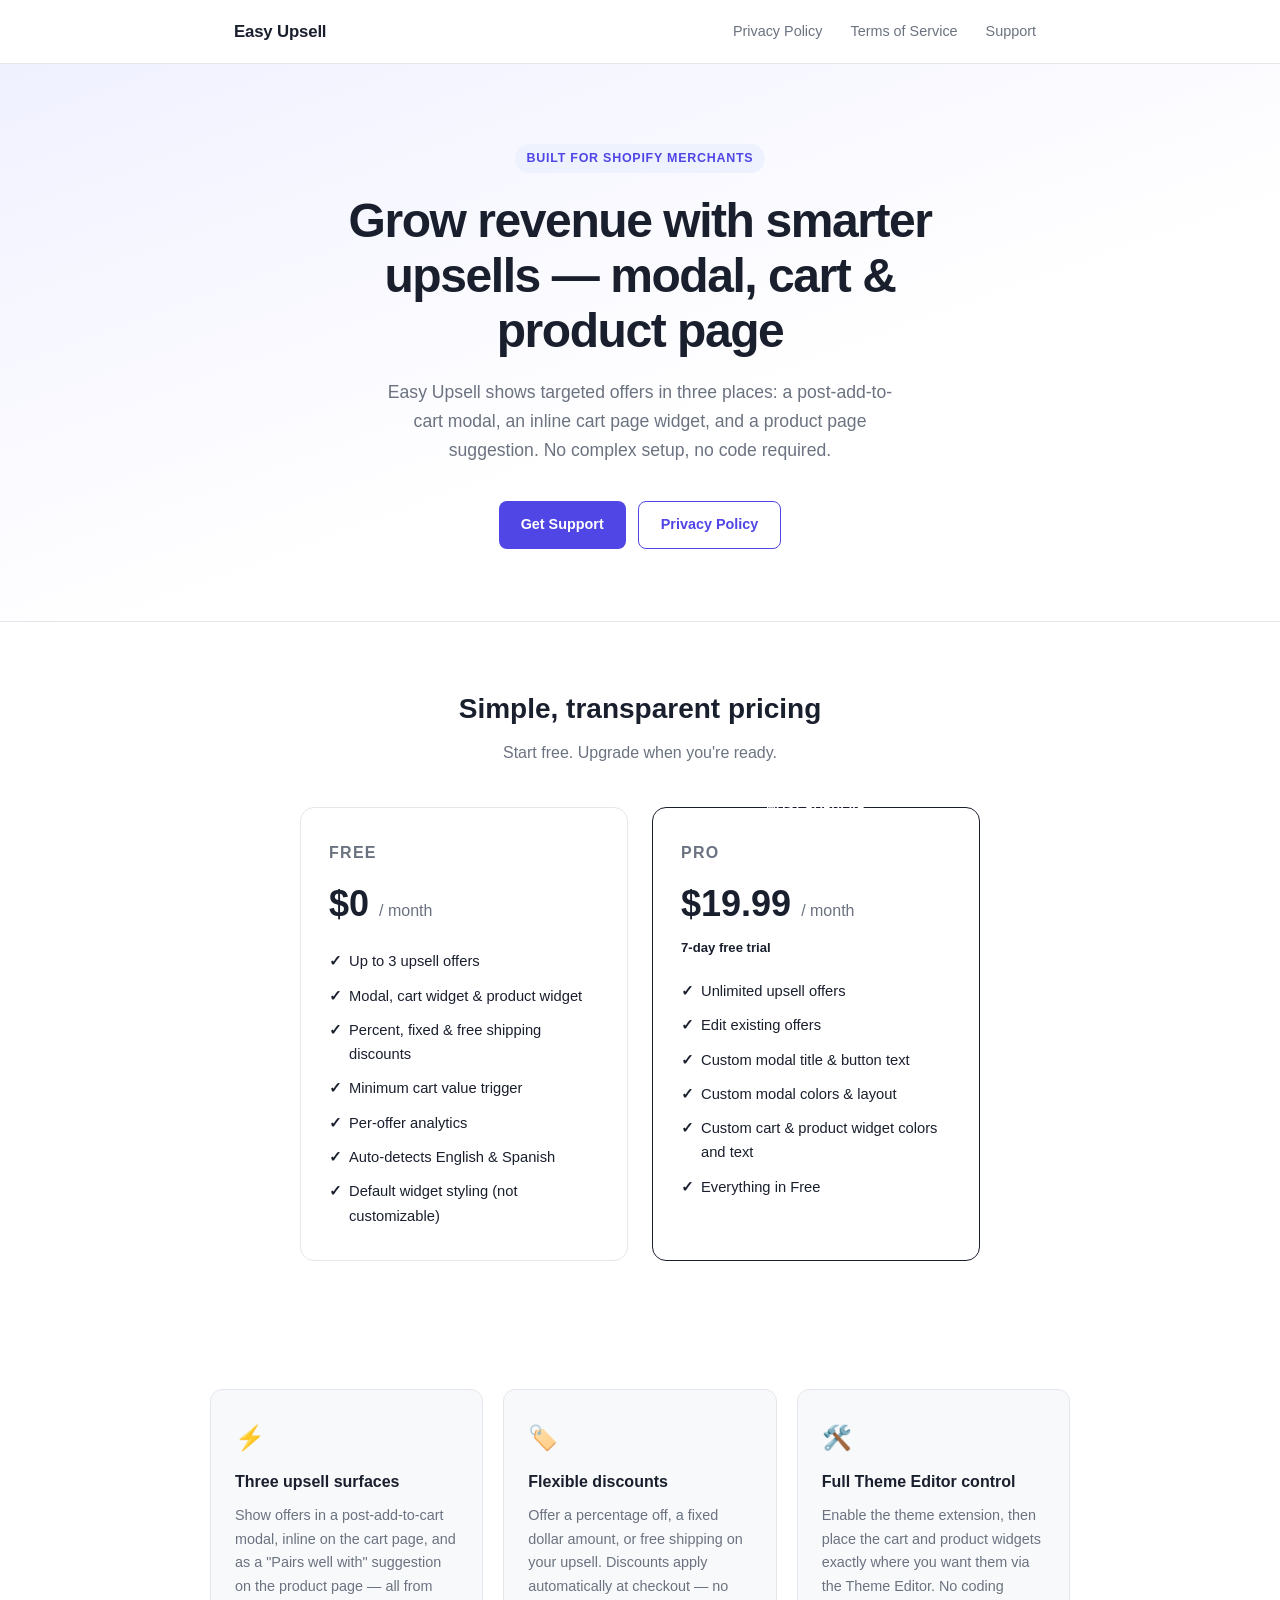
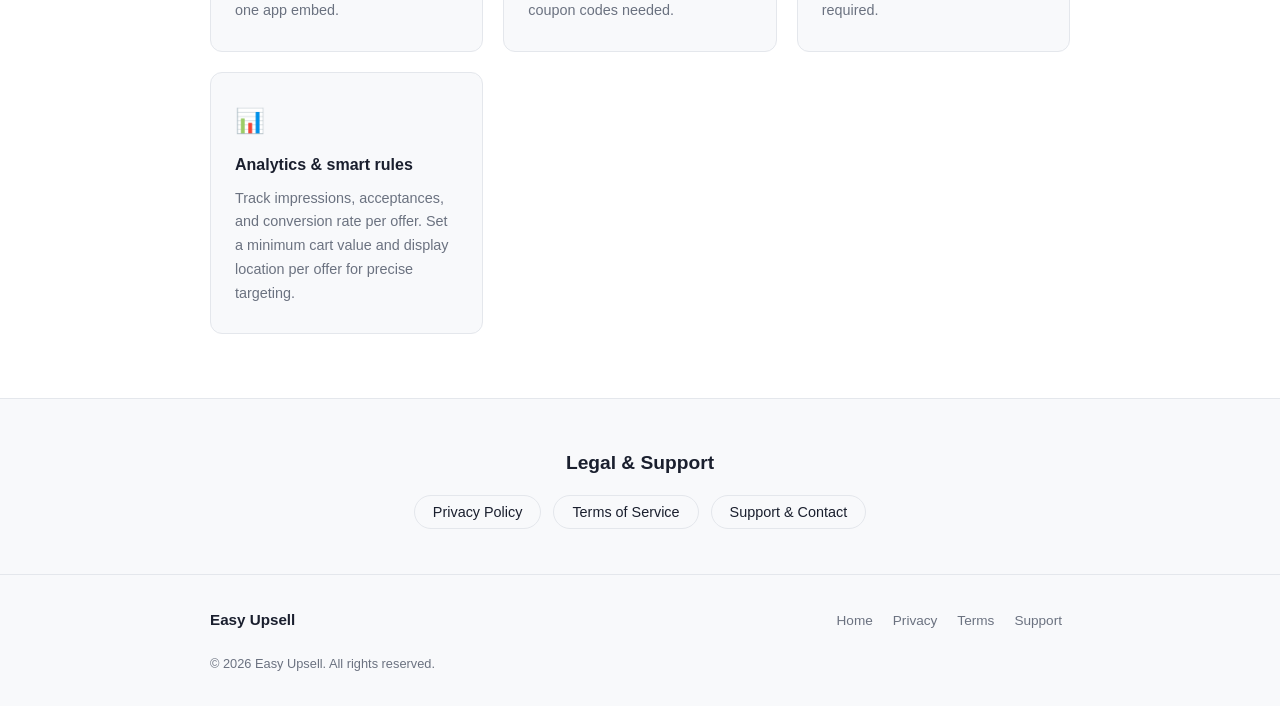
<file: index.html>
<!DOCTYPE html>
<html lang="en">
<head>
  <meta charset="UTF-8" />
  <meta name="viewport" content="width=device-width, initial-scale=1.0" />
  <title>Easy Upsell — Post Add-to-Cart Upsell Offers for Shopify</title>
  <meta name="description" content="Easy Upsell is a Shopify app that shows smart post add-to-cart upsell offers with optional discounts to help merchants increase average order value." />
  <link rel="stylesheet" href="styles.css" />
</head>
<body>

  <nav class="site-nav" aria-label="Main navigation">
    <div class="nav-inner">
      <a href="index.html" class="nav-brand">Easy Upsell</a>
      <ul class="nav-links">
        <li><a href="privacy.html">Privacy Policy</a></li>
        <li><a href="terms.html">Terms of Service</a></li>
        <li><a href="support.html">Support</a></li>
      </ul>
    </div>
  </nav>

  <main>
    <section class="hero">
      <span class="hero-badge">Built for Shopify merchants</span>
      <h1>Grow revenue with smarter upsells — modal, cart &amp; product page</h1>
      <p>Easy Upsell shows targeted offers in three places: a post-add-to-cart modal, an inline cart page widget, and a product page suggestion. No complex setup, no code required.</p>
      <div class="hero-links">
        <a href="support.html" class="btn btn-primary">Get Support</a>
        <a href="privacy.html" class="btn btn-outline">Privacy Policy</a>
      </div>
    </section>

    <section class="pricing" aria-label="Pricing plans">
      <h2>Simple, transparent pricing</h2>
      <p class="pricing-subtitle">Start free. Upgrade when you're ready.</p>
      <div class="pricing-grid">
        <div class="pricing-card">
          <div class="plan-name">Free</div>
          <div class="plan-price">$0 <span>/ month</span></div>
          <ul class="plan-features">
            <li>Up to 3 upsell offers</li>
            <li>Modal, cart widget &amp; product widget</li>
            <li>Percent, fixed &amp; free shipping discounts</li>
            <li>Minimum cart value trigger</li>
            <li>Per-offer analytics</li>
            <li>Auto-detects English &amp; Spanish</li>
            <li>Default widget styling (not customizable)</li>
          </ul>
        </div>
        <div class="pricing-card pricing-card--pro">
          <div class="plan-badge">Most popular</div>
          <div class="plan-name">Pro</div>
          <div class="plan-price">$19.99 <span>/ month</span></div>
          <div class="plan-trial">7-day free trial</div>
          <ul class="plan-features">
            <li>Unlimited upsell offers</li>
            <li>Edit existing offers</li>
            <li>Custom modal title &amp; button text</li>
            <li>Custom modal colors &amp; layout</li>
            <li>Custom cart &amp; product widget colors and text</li>
            <li>Everything in Free</li>
          </ul>
        </div>
      </div>
    </section>

    <section class="features" aria-label="App features">
      <div class="features-grid">
        <div class="card">
          <span class="card-icon" aria-hidden="true">⚡</span>
          <h3>Three upsell surfaces</h3>
          <p>Show offers in a post-add-to-cart modal, inline on the cart page, and as a "Pairs well with" suggestion on the product page — all from one app embed.</p>
        </div>
        <div class="card">
          <span class="card-icon" aria-hidden="true">🏷️</span>
          <h3>Flexible discounts</h3>
          <p>Offer a percentage off, a fixed dollar amount, or free shipping on your upsell. Discounts apply automatically at checkout — no coupon codes needed.</p>
        </div>
        <div class="card">
          <span class="card-icon" aria-hidden="true">🛠️</span>
          <h3>Full Theme Editor control</h3>
          <p>Enable the theme extension, then place the cart and product widgets exactly where you want them via the Theme Editor. No coding required.</p>
        </div>
        <div class="card">
          <span class="card-icon" aria-hidden="true">📊</span>
          <h3>Analytics &amp; smart rules</h3>
          <p>Track impressions, acceptances, and conversion rate per offer. Set a minimum cart value and display location per offer for precise targeting.</p>
        </div>
      </div>
    </section>

    <section class="quick-links" aria-label="Legal and support links">
      <div class="quick-links-inner">
        <h2>Legal &amp; Support</h2>
        <ul>
          <li><a href="privacy.html">Privacy Policy</a></li>
          <li><a href="terms.html">Terms of Service</a></li>
          <li><a href="support.html">Support &amp; Contact</a></li>
        </ul>
      </div>
    </section>
  </main>

  <footer>
    <div class="footer-inner">
      <span class="footer-brand">Easy Upsell</span>
      <ul class="footer-nav">
        <li><a href="index.html">Home</a></li>
        <li><a href="privacy.html">Privacy</a></li>
        <li><a href="terms.html">Terms</a></li>
        <li><a href="support.html">Support</a></li>
      </ul>
      <p class="footer-copy">&copy; 2026 Easy Upsell. All rights reserved.</p>
    </div>
  </footer>

</body>
</html>
</file>
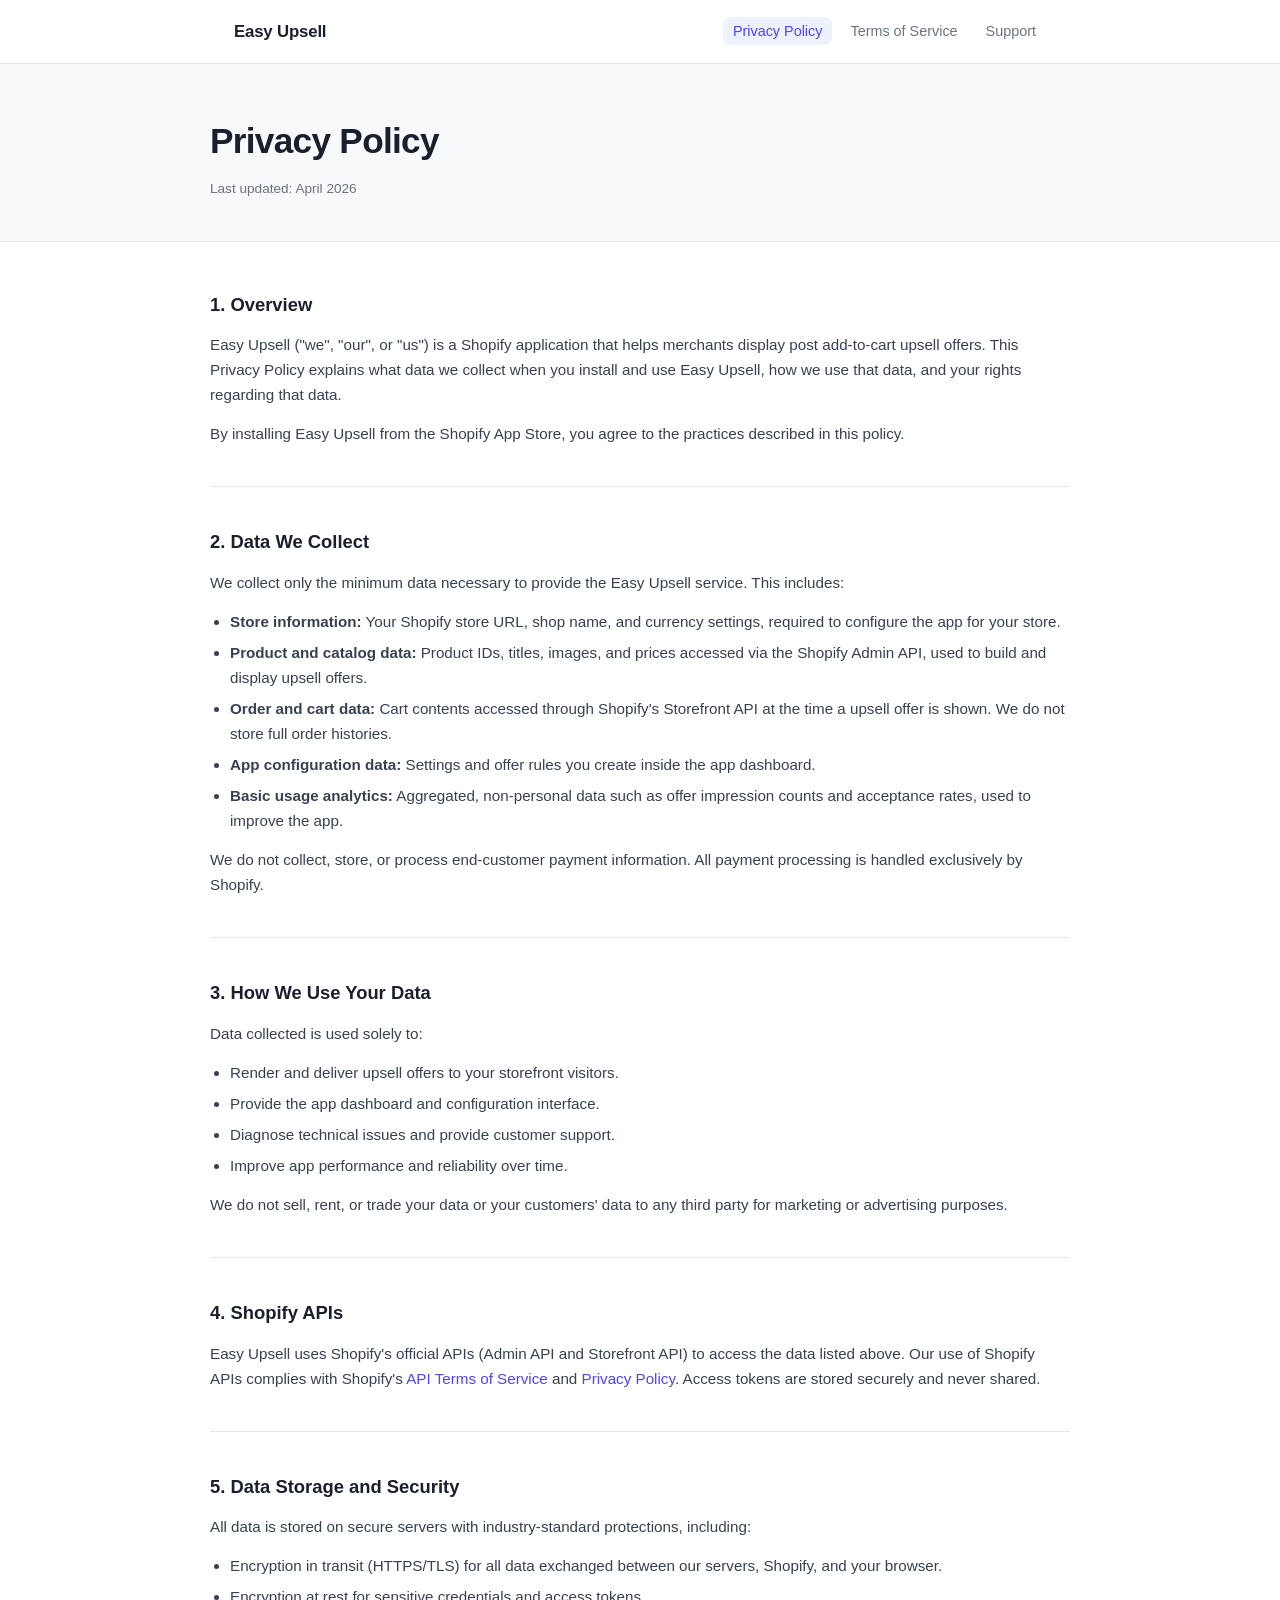
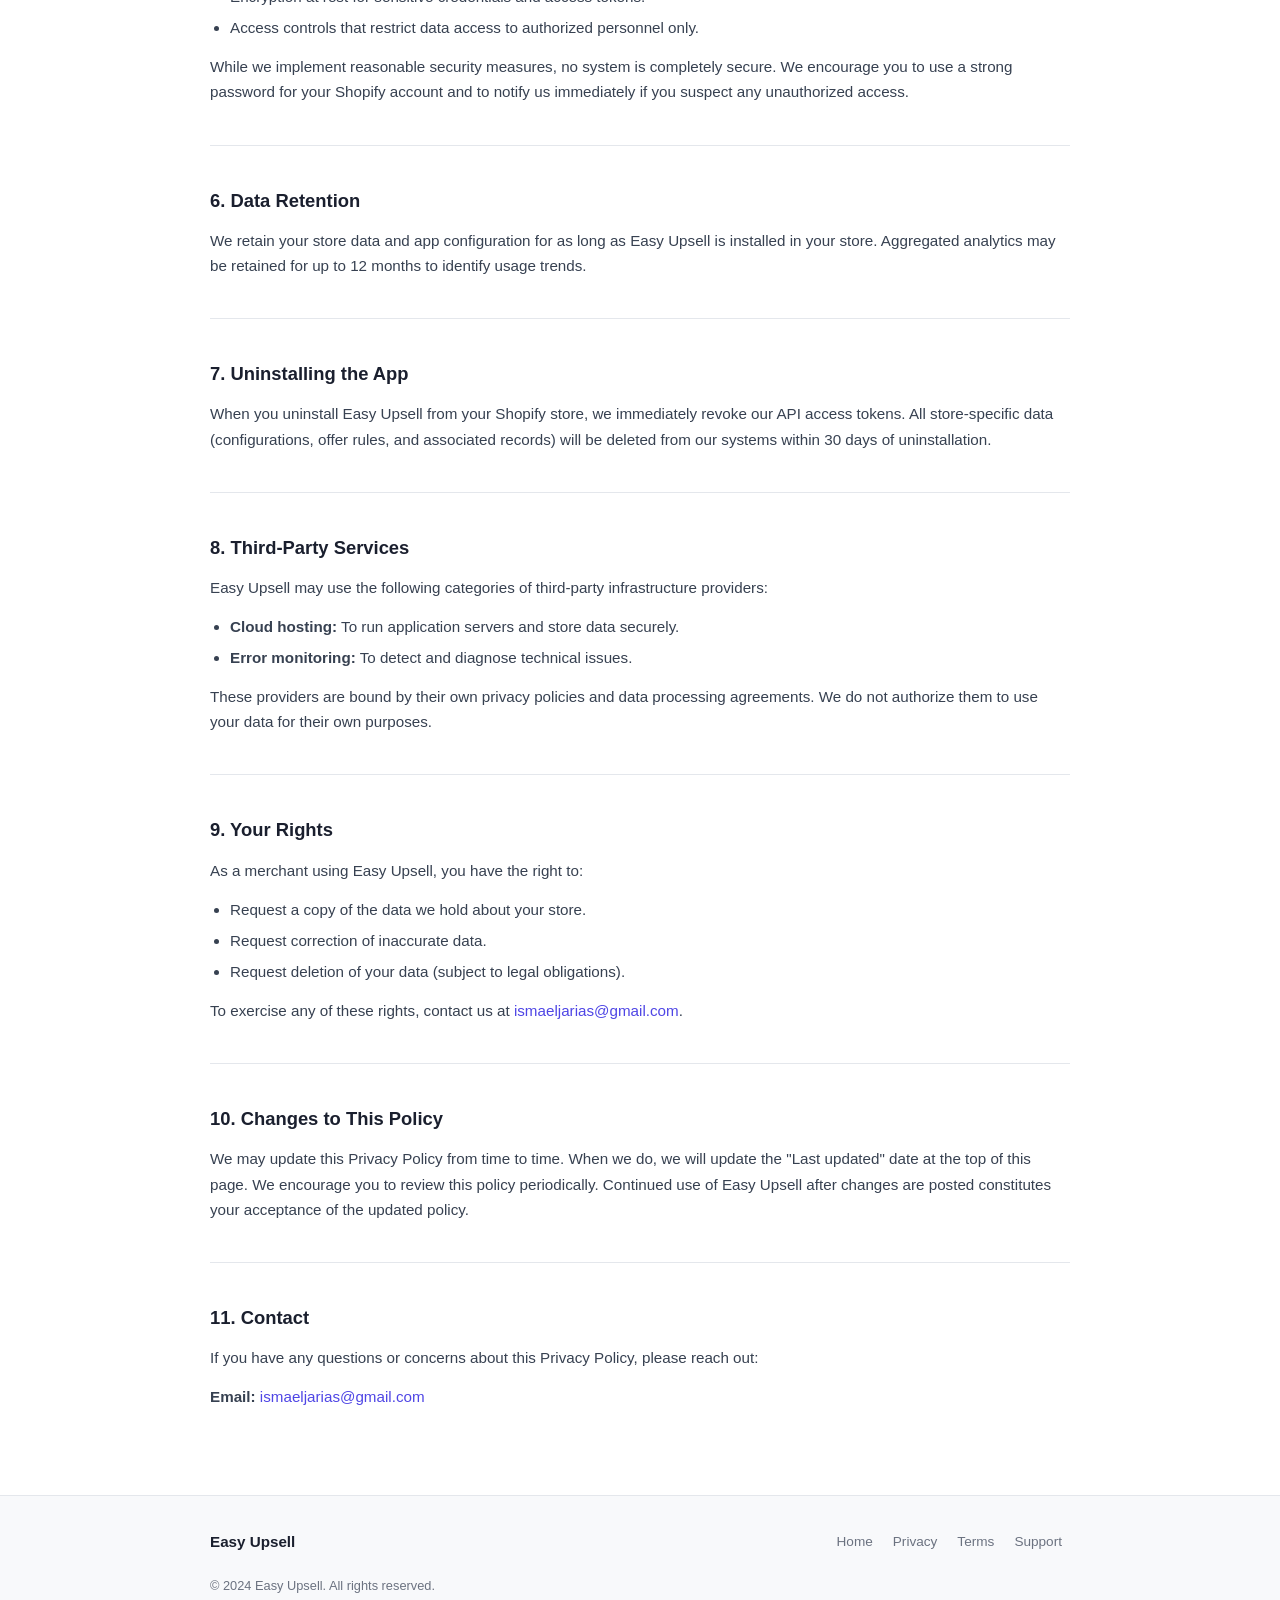
<file: privacy.html>
<!DOCTYPE html>
<html lang="en">
<head>
  <meta charset="UTF-8" />
  <meta name="viewport" content="width=device-width, initial-scale=1.0" />
  <title>Privacy Policy — Easy Upsell</title>
  <meta name="description" content="Easy Upsell Privacy Policy — how we collect, use, and protect your data." />
  <link rel="stylesheet" href="styles.css" />
</head>
<body>

  <nav class="site-nav" aria-label="Main navigation">
    <div class="nav-inner">
      <a href="index.html" class="nav-brand">Easy Upsell</a>
      <ul class="nav-links">
        <li><a href="privacy.html" class="active" aria-current="page">Privacy Policy</a></li>
        <li><a href="terms.html">Terms of Service</a></li>
        <li><a href="support.html">Support</a></li>
      </ul>
    </div>
  </nav>

  <main>
    <header class="page-header">
      <div class="container">
        <h1>Privacy Policy</h1>
        <p class="meta">Last updated: April 2026</p>
      </div>
    </header>

    <div class="legal-body">
      <div class="container">

        <h2>1. Overview</h2>
        <p>Easy Upsell ("we", "our", or "us") is a Shopify application that helps merchants display post add-to-cart upsell offers. This Privacy Policy explains what data we collect when you install and use Easy Upsell, how we use that data, and your rights regarding that data.</p>
        <p>By installing Easy Upsell from the Shopify App Store, you agree to the practices described in this policy.</p>

        <hr class="divider" />

        <h2>2. Data We Collect</h2>
        <p>We collect only the minimum data necessary to provide the Easy Upsell service. This includes:</p>
        <ul>
          <li><strong>Store information:</strong> Your Shopify store URL, shop name, and currency settings, required to configure the app for your store.</li>
          <li><strong>Product and catalog data:</strong> Product IDs, titles, images, and prices accessed via the Shopify Admin API, used to build and display upsell offers.</li>
          <li><strong>Order and cart data:</strong> Cart contents accessed through Shopify's Storefront API at the time a upsell offer is shown. We do not store full order histories.</li>
          <li><strong>App configuration data:</strong> Settings and offer rules you create inside the app dashboard.</li>
          <li><strong>Basic usage analytics:</strong> Aggregated, non-personal data such as offer impression counts and acceptance rates, used to improve the app.</li>
        </ul>
        <p>We do not collect, store, or process end-customer payment information. All payment processing is handled exclusively by Shopify.</p>

        <hr class="divider" />

        <h2>3. How We Use Your Data</h2>
        <p>Data collected is used solely to:</p>
        <ul>
          <li>Render and deliver upsell offers to your storefront visitors.</li>
          <li>Provide the app dashboard and configuration interface.</li>
          <li>Diagnose technical issues and provide customer support.</li>
          <li>Improve app performance and reliability over time.</li>
        </ul>
        <p>We do not sell, rent, or trade your data or your customers' data to any third party for marketing or advertising purposes.</p>

        <hr class="divider" />

        <h2>4. Shopify APIs</h2>
        <p>Easy Upsell uses Shopify's official APIs (Admin API and Storefront API) to access the data listed above. Our use of Shopify APIs complies with Shopify's <a href="https://www.shopify.com/legal/api-terms" target="_blank" rel="noopener noreferrer">API Terms of Service</a> and <a href="https://www.shopify.com/legal/privacy" target="_blank" rel="noopener noreferrer">Privacy Policy</a>. Access tokens are stored securely and never shared.</p>

        <hr class="divider" />

        <h2>5. Data Storage and Security</h2>
        <p>All data is stored on secure servers with industry-standard protections, including:</p>
        <ul>
          <li>Encryption in transit (HTTPS/TLS) for all data exchanged between our servers, Shopify, and your browser.</li>
          <li>Encryption at rest for sensitive credentials and access tokens.</li>
          <li>Access controls that restrict data access to authorized personnel only.</li>
        </ul>
        <p>While we implement reasonable security measures, no system is completely secure. We encourage you to use a strong password for your Shopify account and to notify us immediately if you suspect any unauthorized access.</p>

        <hr class="divider" />

        <h2>6. Data Retention</h2>
        <p>We retain your store data and app configuration for as long as Easy Upsell is installed in your store. Aggregated analytics may be retained for up to 12 months to identify usage trends.</p>

        <hr class="divider" />

        <h2>7. Uninstalling the App</h2>
        <p>When you uninstall Easy Upsell from your Shopify store, we immediately revoke our API access tokens. All store-specific data (configurations, offer rules, and associated records) will be deleted from our systems within 30 days of uninstallation.</p>

        <hr class="divider" />

        <h2>8. Third-Party Services</h2>
        <p>Easy Upsell may use the following categories of third-party infrastructure providers:</p>
        <ul>
          <li><strong>Cloud hosting:</strong> To run application servers and store data securely.</li>
          <li><strong>Error monitoring:</strong> To detect and diagnose technical issues.</li>
        </ul>
        <p>These providers are bound by their own privacy policies and data processing agreements. We do not authorize them to use your data for their own purposes.</p>

        <hr class="divider" />

        <h2>9. Your Rights</h2>
        <p>As a merchant using Easy Upsell, you have the right to:</p>
        <ul>
          <li>Request a copy of the data we hold about your store.</li>
          <li>Request correction of inaccurate data.</li>
          <li>Request deletion of your data (subject to legal obligations).</li>
        </ul>
        <p>To exercise any of these rights, contact us at <a href="mailto:ismaeljarias@gmail.com">ismaeljarias@gmail.com</a>.</p>

        <hr class="divider" />

        <h2>10. Changes to This Policy</h2>
        <p>We may update this Privacy Policy from time to time. When we do, we will update the "Last updated" date at the top of this page. We encourage you to review this policy periodically. Continued use of Easy Upsell after changes are posted constitutes your acceptance of the updated policy.</p>

        <hr class="divider" />

        <h2>11. Contact</h2>
        <p>If you have any questions or concerns about this Privacy Policy, please reach out:</p>
        <p><strong>Email:</strong> <a href="mailto:ismaeljarias@gmail.com">ismaeljarias@gmail.com</a></p>

      </div>
    </div>
  </main>

  <footer>
    <div class="footer-inner">
      <span class="footer-brand">Easy Upsell</span>
      <ul class="footer-nav">
        <li><a href="index.html">Home</a></li>
        <li><a href="privacy.html">Privacy</a></li>
        <li><a href="terms.html">Terms</a></li>
        <li><a href="support.html">Support</a></li>
      </ul>
      <p class="footer-copy">&copy; 2024 Easy Upsell. All rights reserved.</p>
    </div>
  </footer>

</body>
</html>
</file>
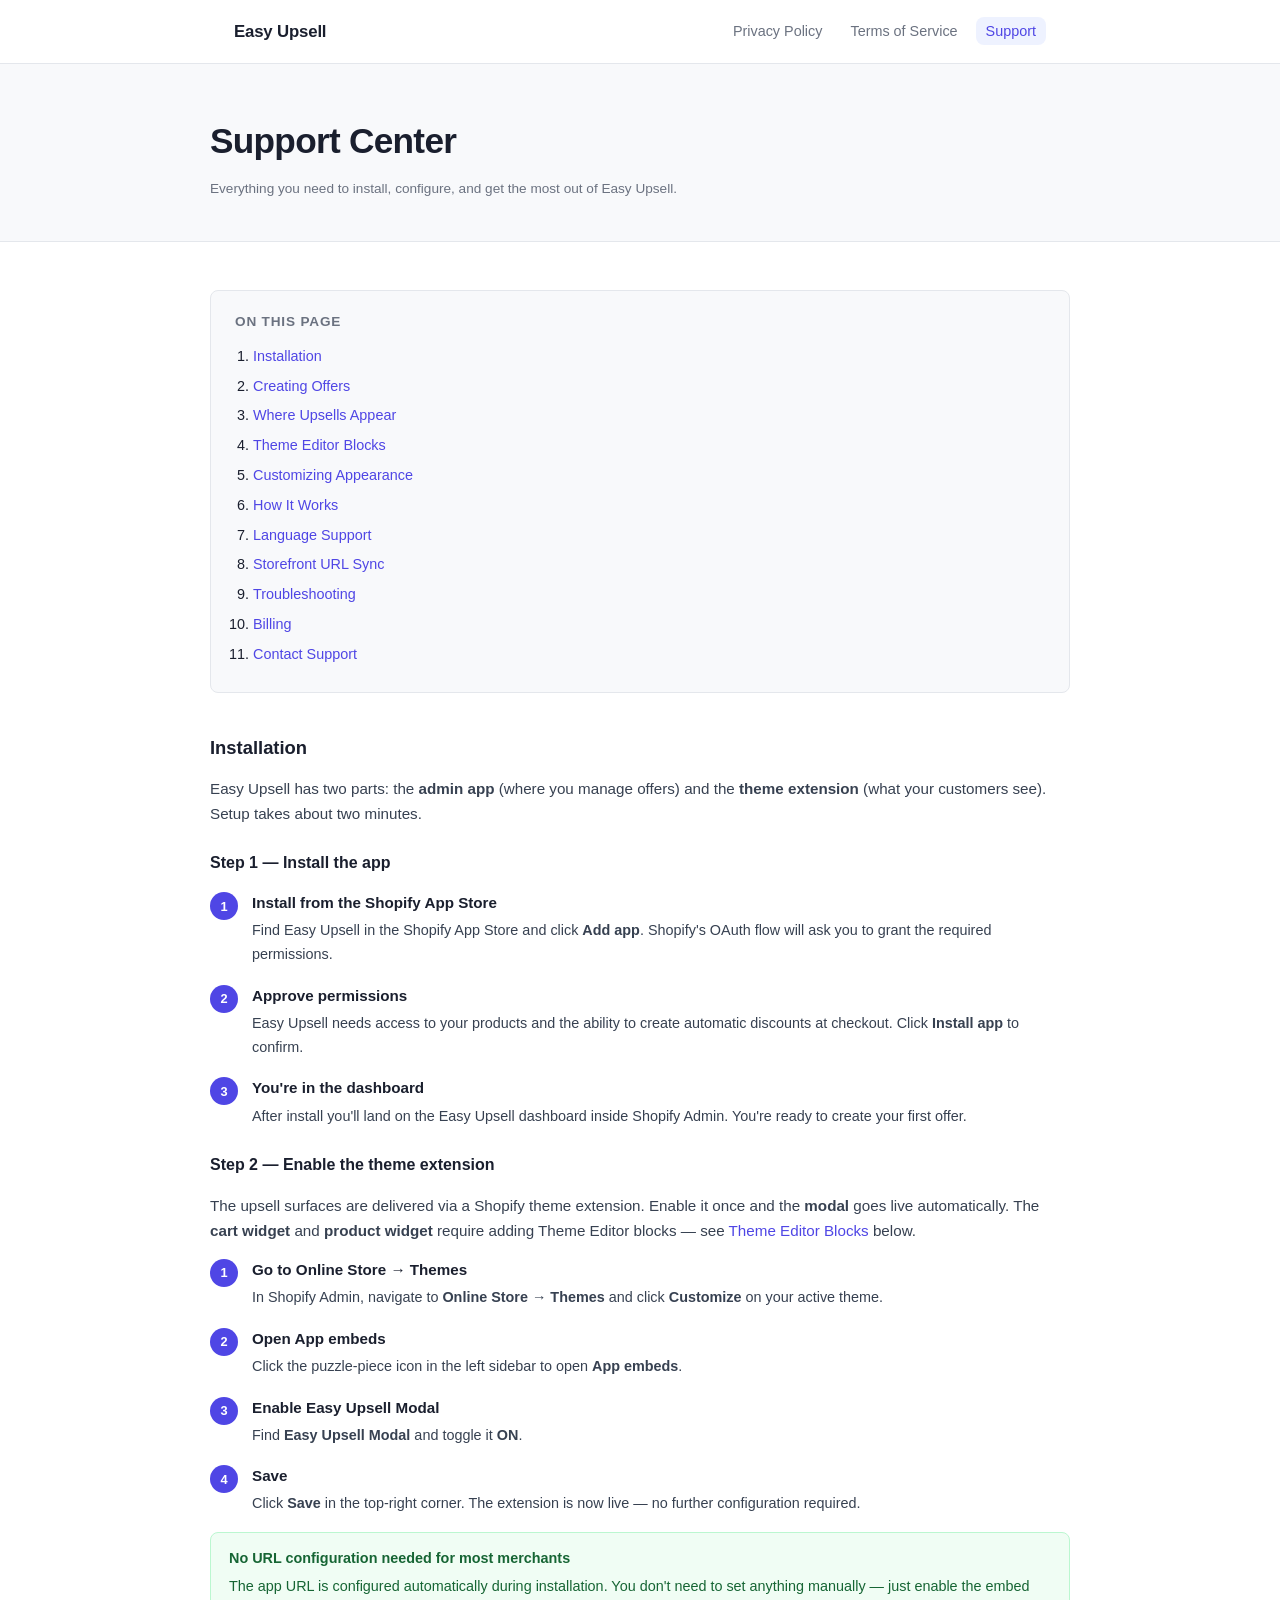
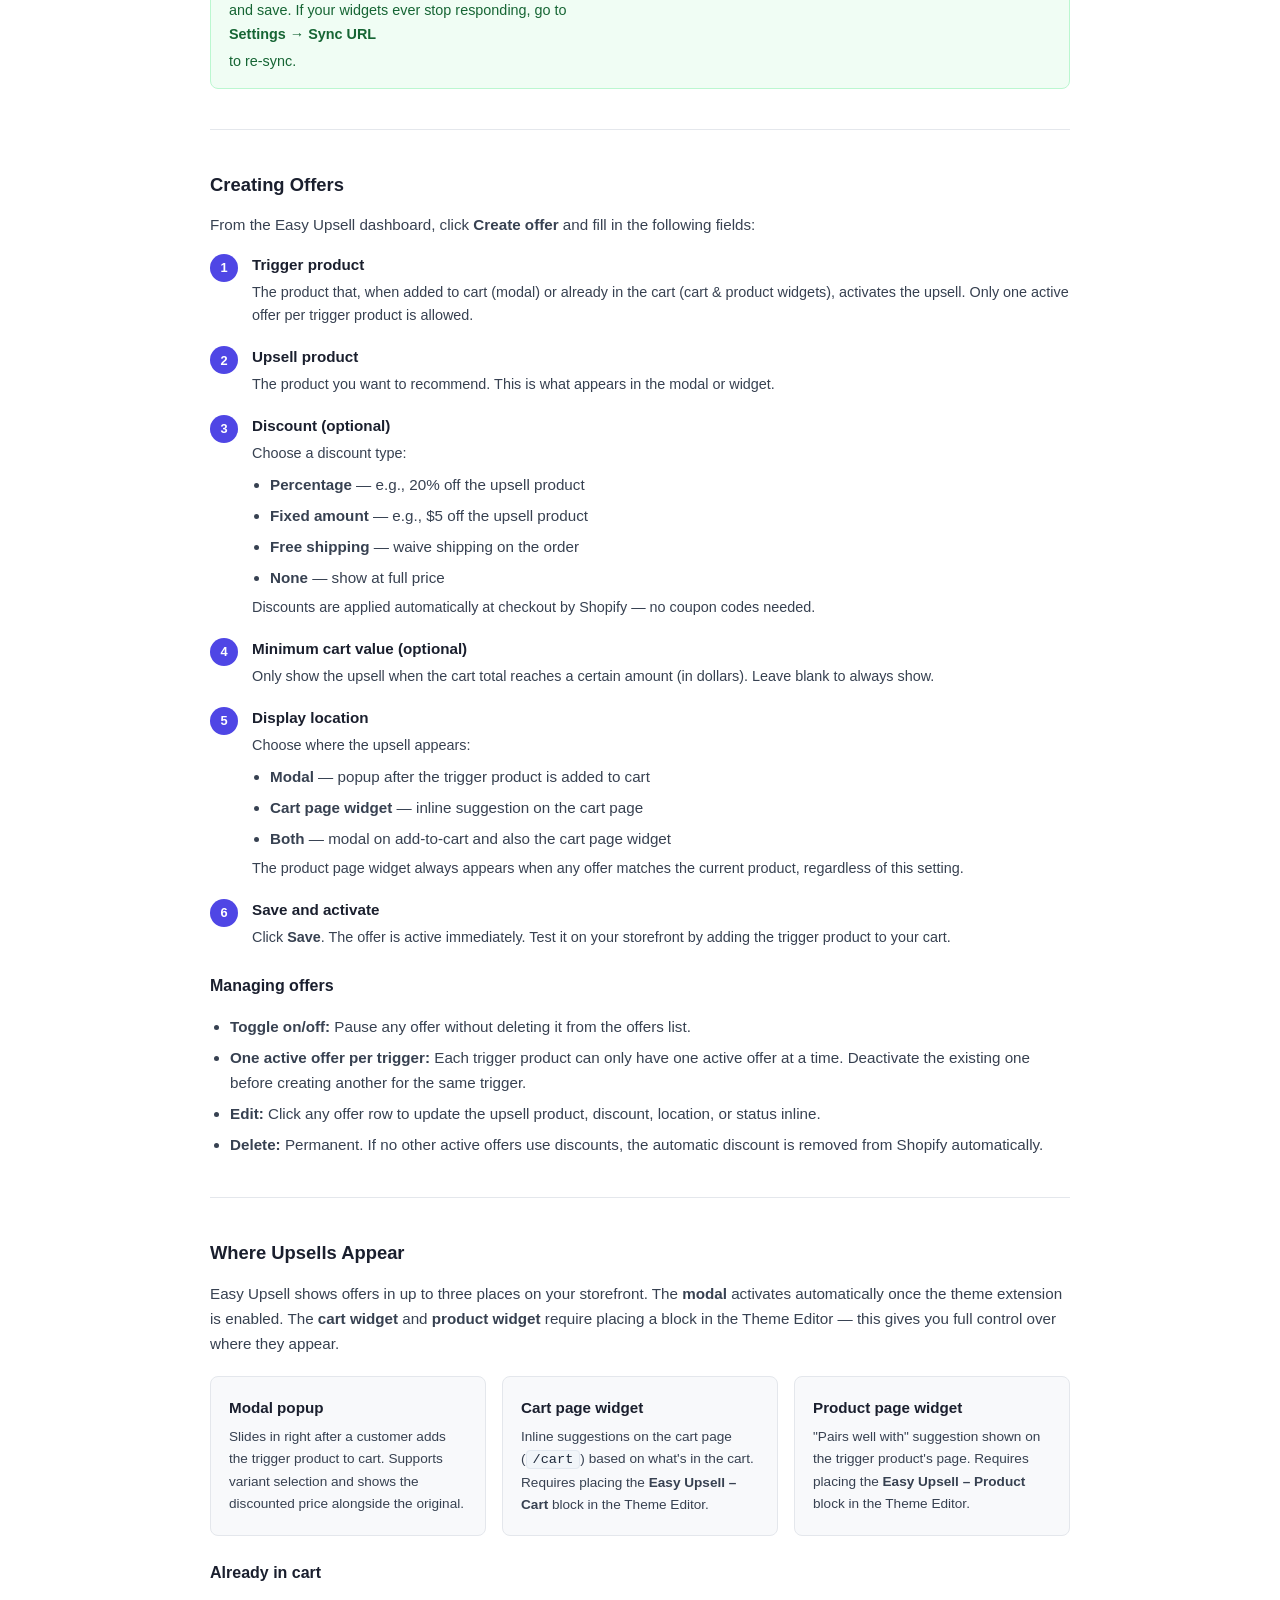
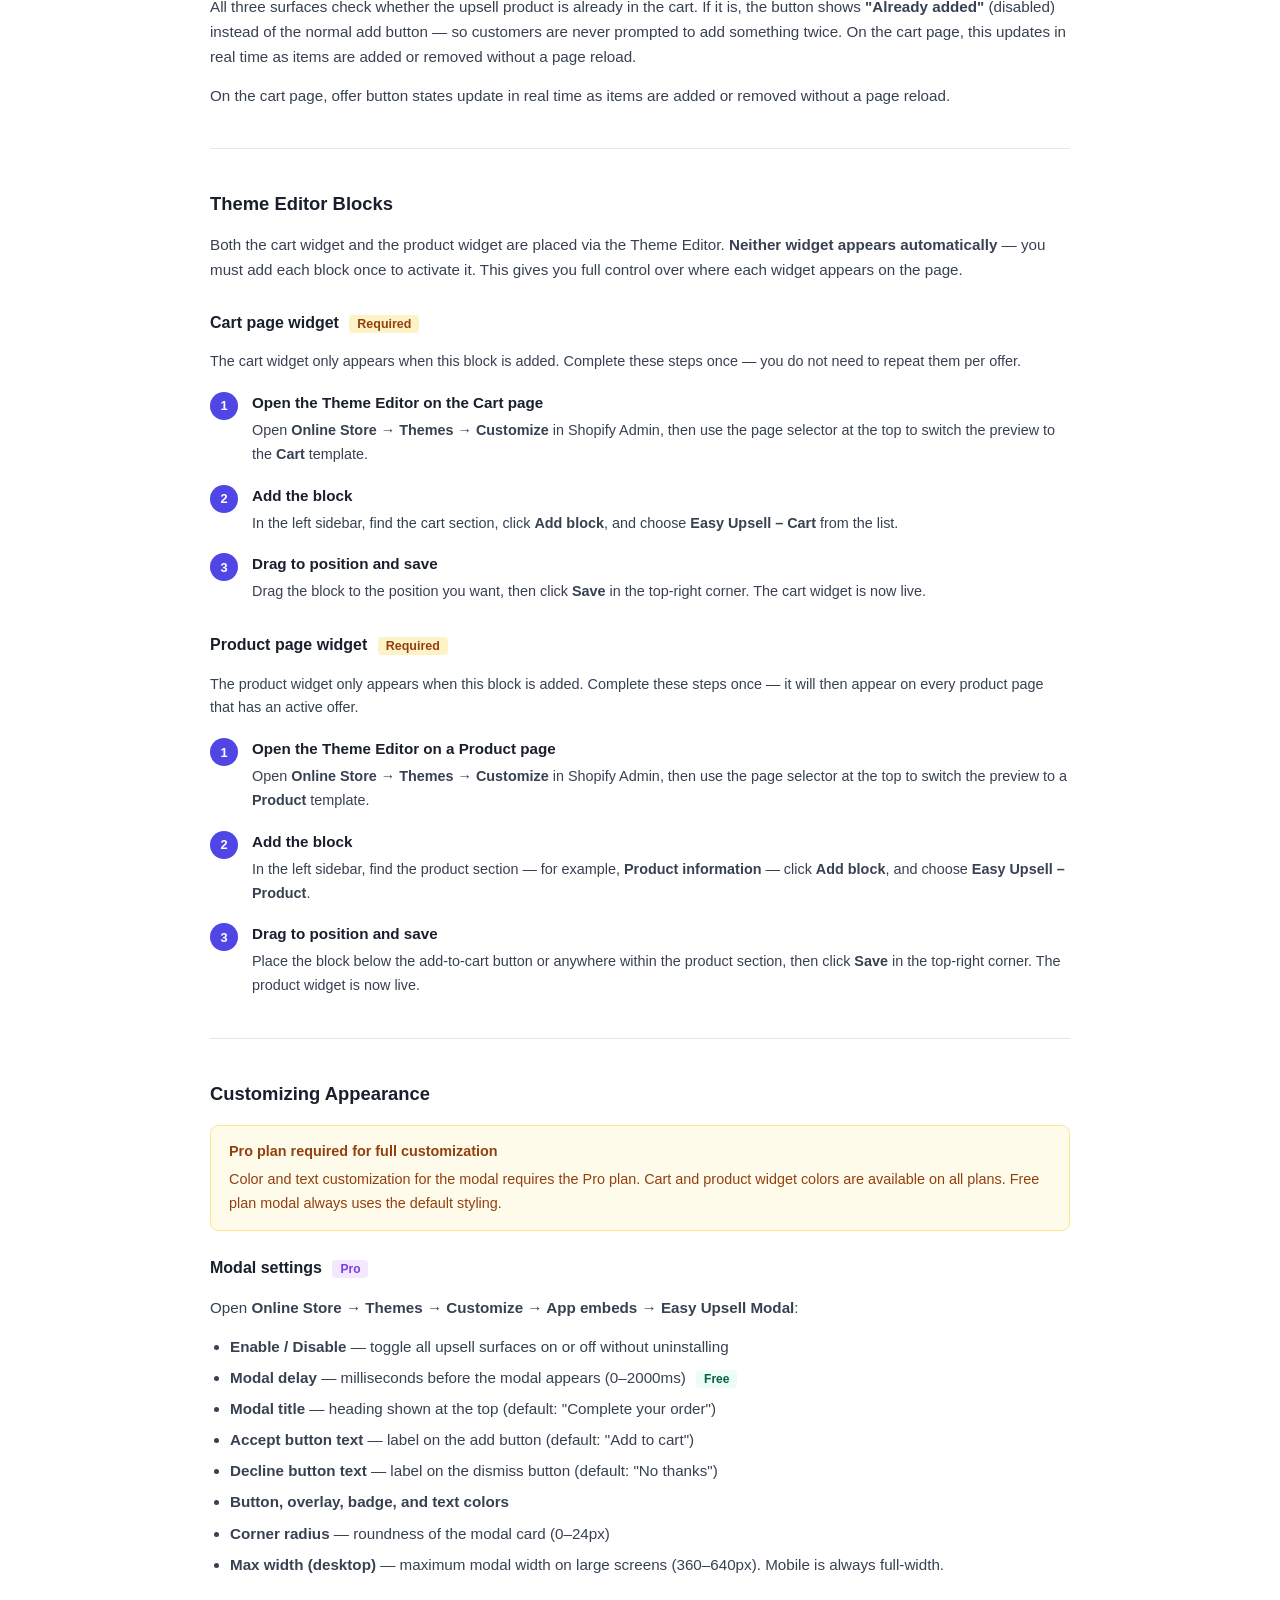
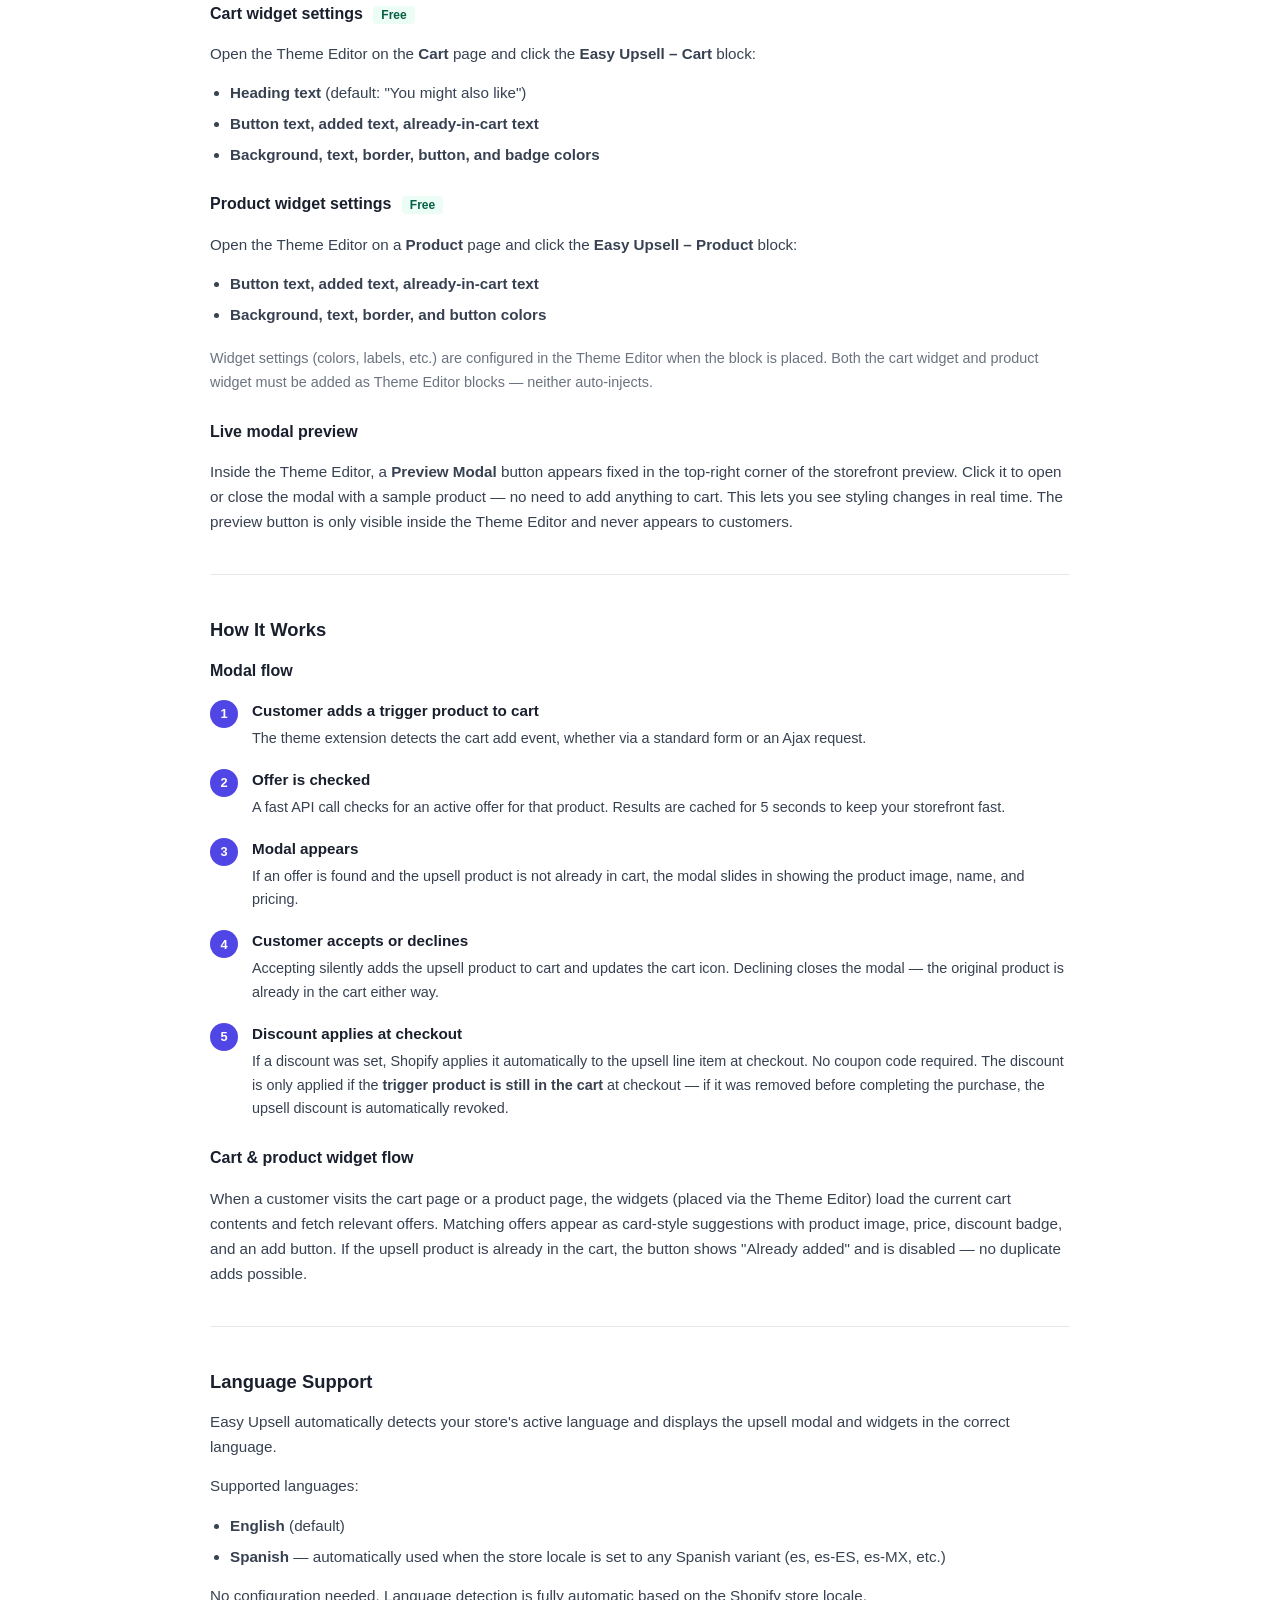
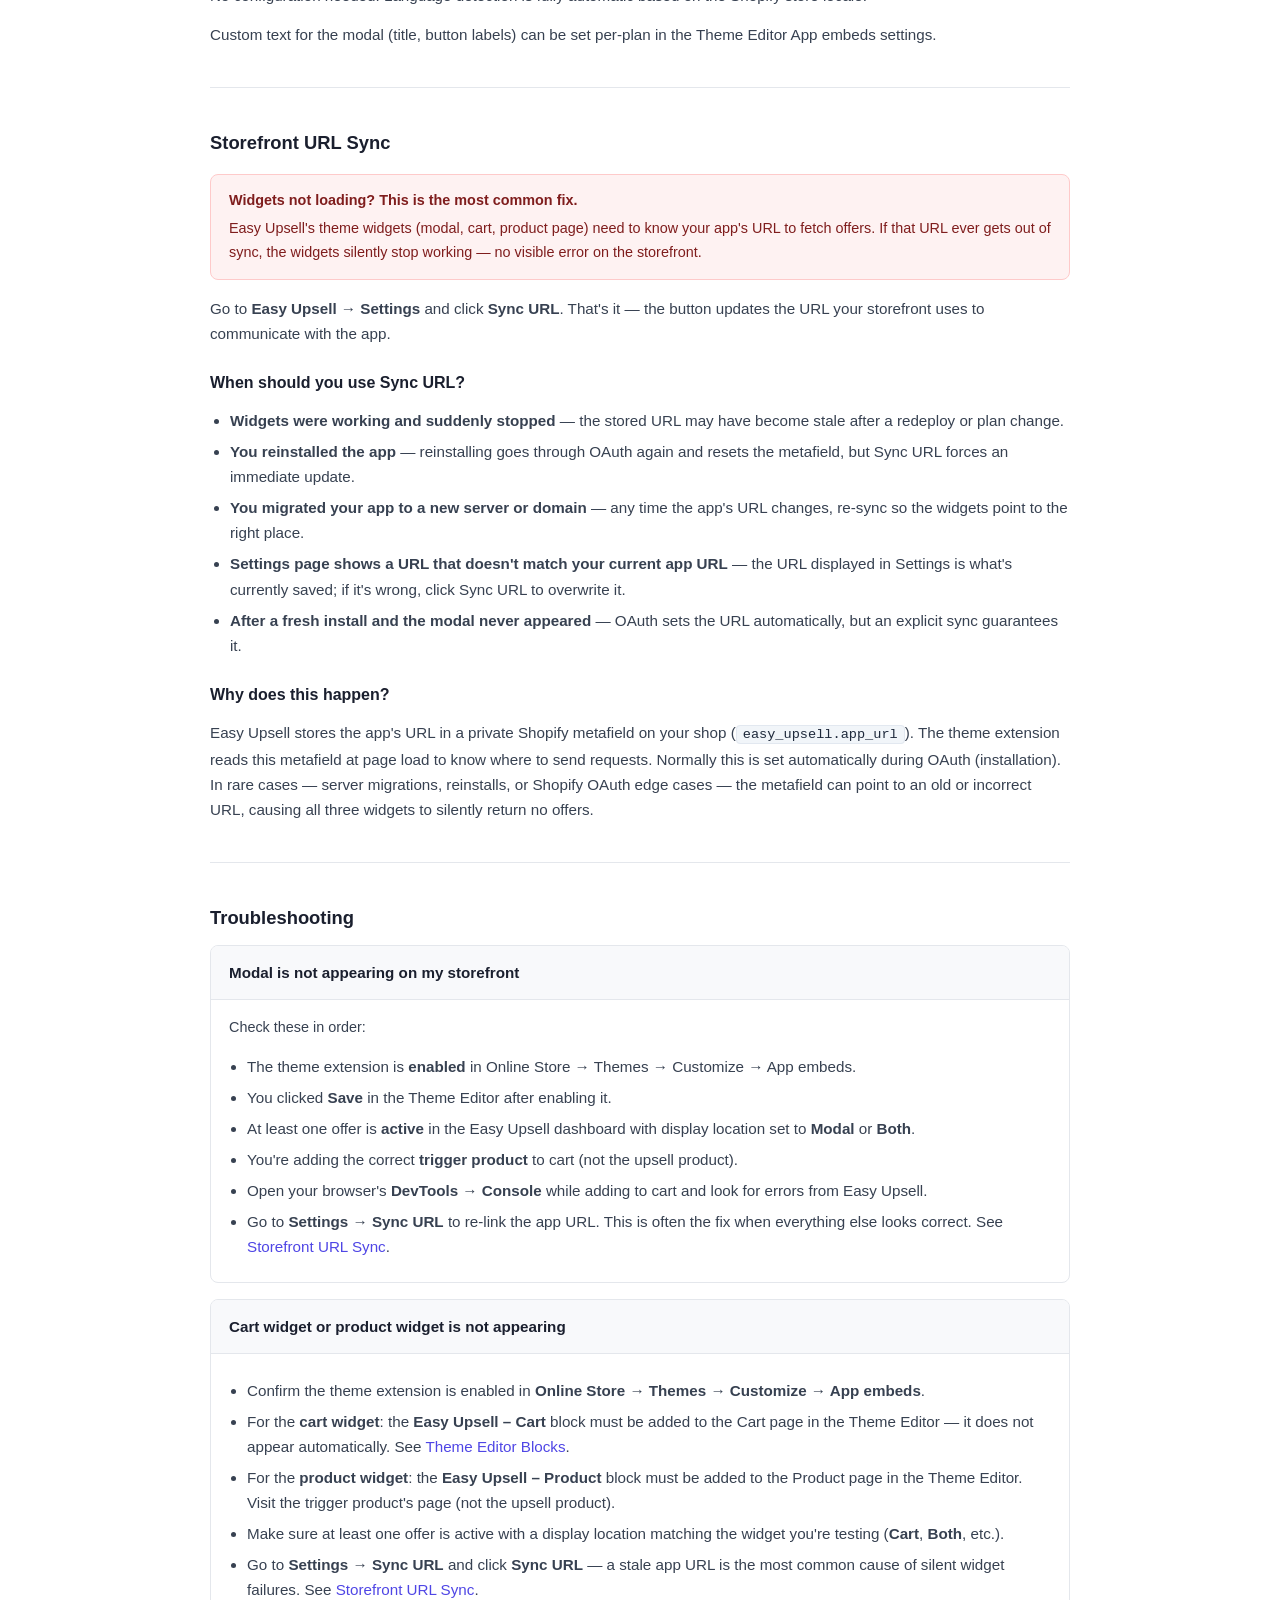
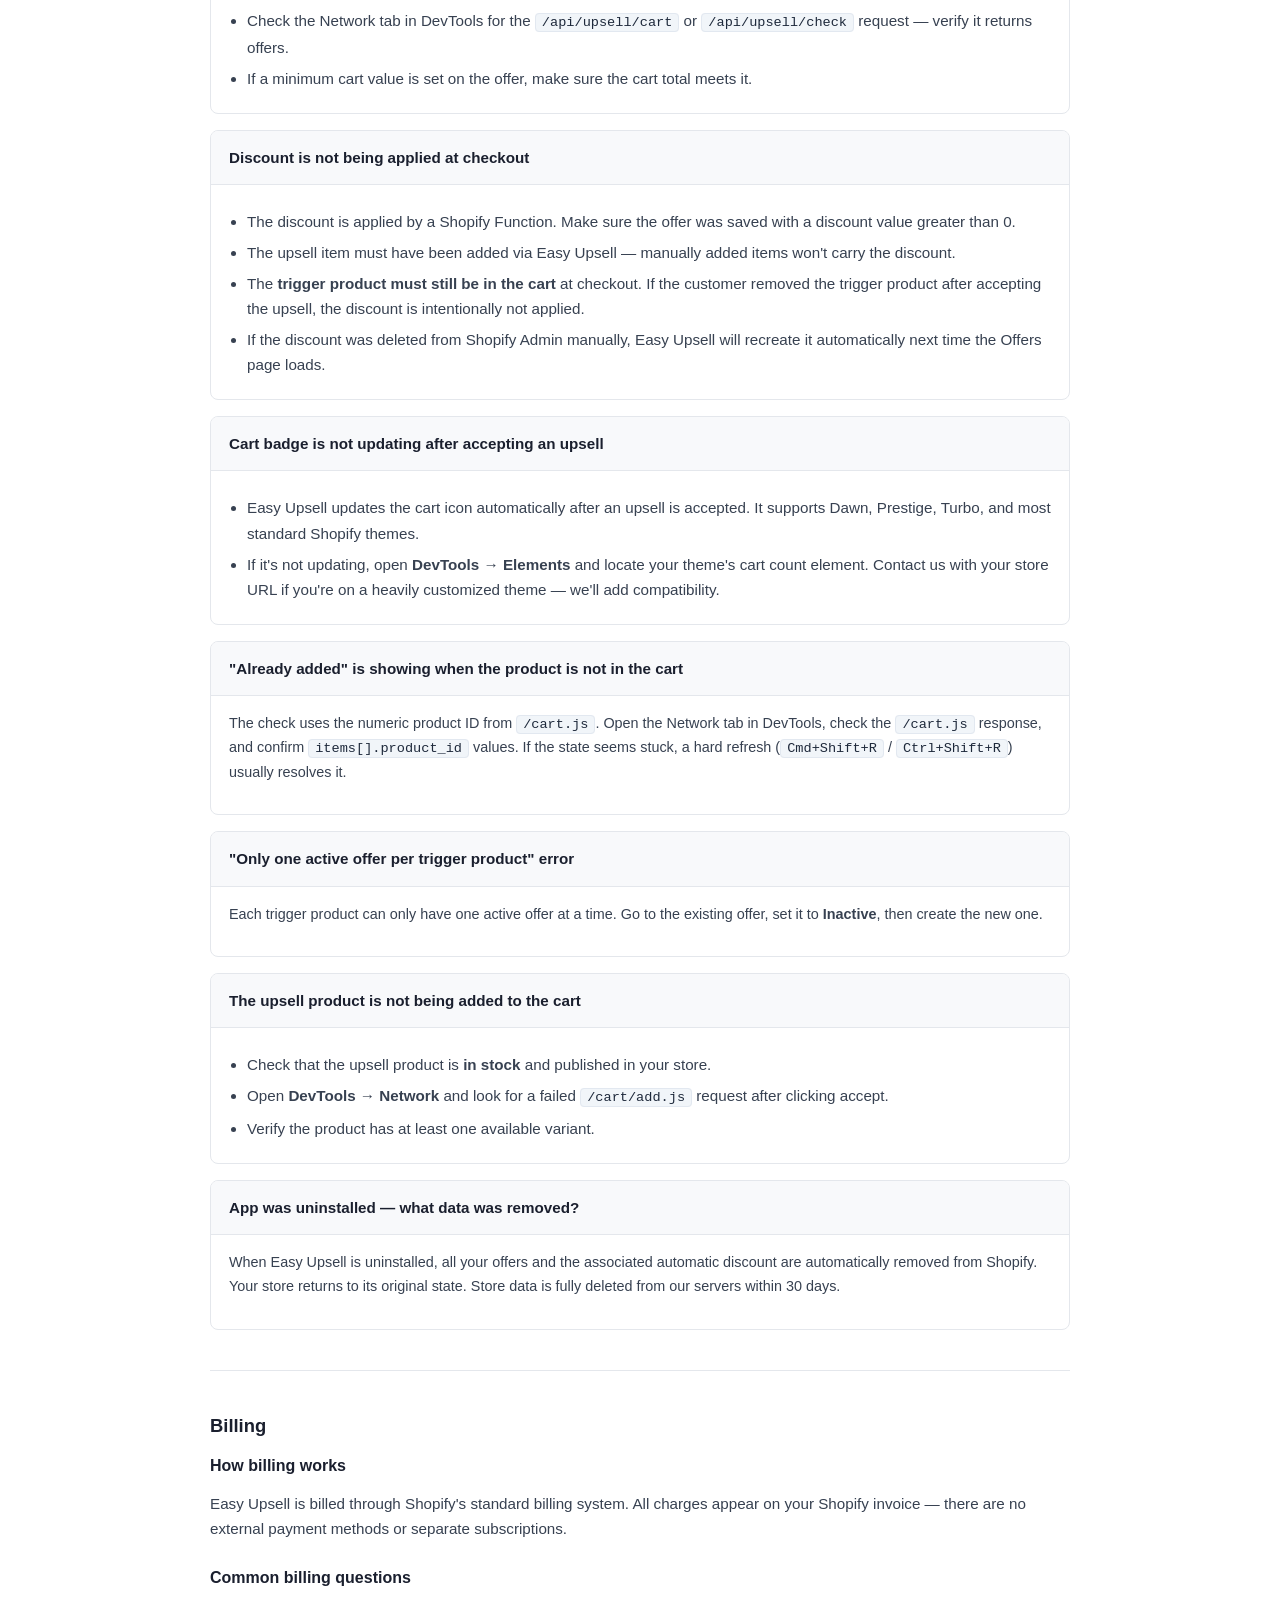
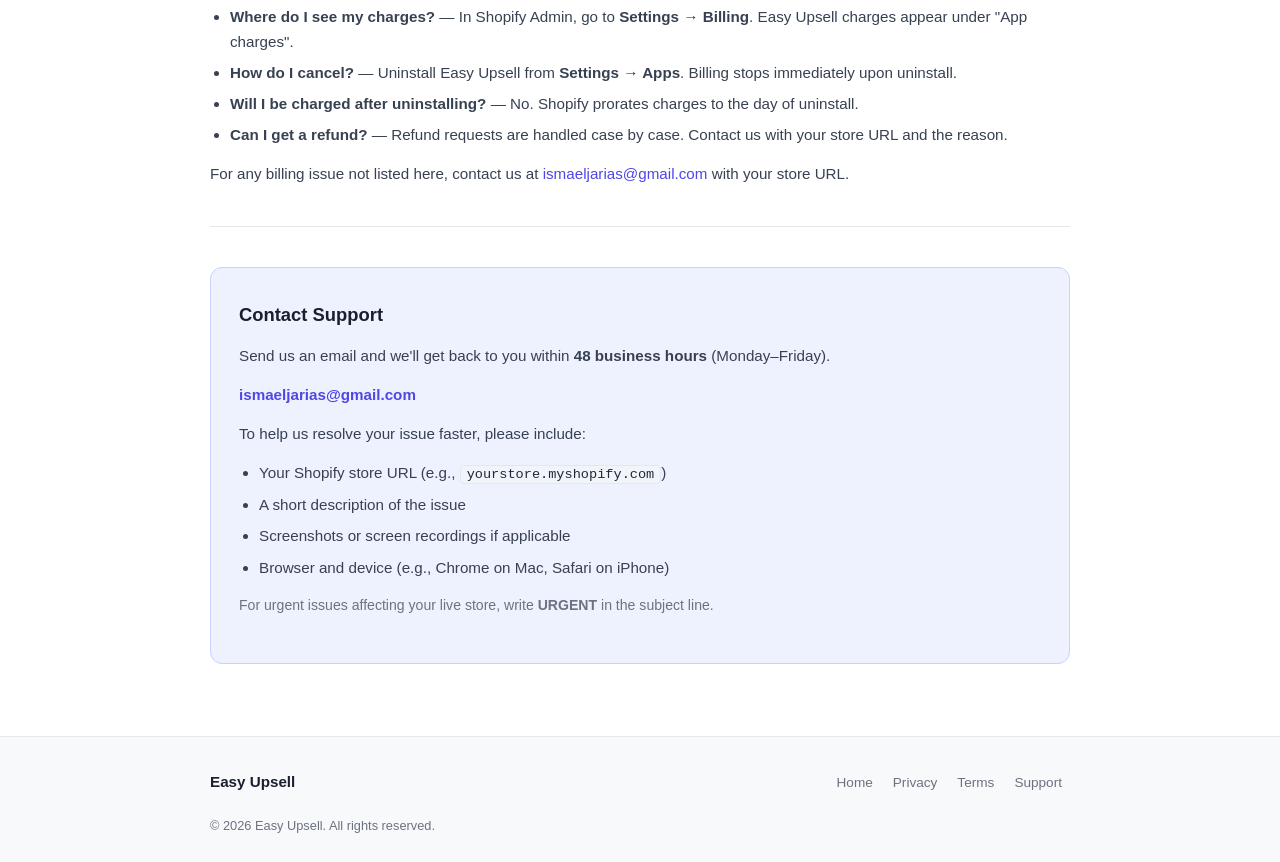
<file: support.html>
<!DOCTYPE html>
<html lang="en">
<head>
  <meta charset="UTF-8" />
  <meta name="viewport" content="width=device-width, initial-scale=1.0" />
  <title>Support — Easy Upsell</title>
  <meta name="description" content="Get help with Easy Upsell — installation, setup, display locations, customization, troubleshooting, and billing." />
  <link rel="stylesheet" href="styles.css" />
  <style>
    .toc { background: var(--color-surface); border: 1px solid var(--color-border); border-radius: var(--radius); padding: 20px 24px; margin-bottom: 40px; }
    .toc h3 { font-size: 0.85rem; font-weight: 700; text-transform: uppercase; letter-spacing: 0.06em; color: var(--color-muted); margin-bottom: 12px; }
    .toc ol { margin: 0 0 0 18px; }
    .toc li { font-size: 0.9rem; margin-bottom: 6px; }
    .toc a { color: var(--color-accent); }
    .step { display: flex; gap: 14px; margin-bottom: 16px; }
    .step-num { flex-shrink: 0; width: 28px; height: 28px; background: var(--color-accent); color: #fff; border-radius: 50%; font-size: 0.8rem; font-weight: 700; display: flex; align-items: center; justify-content: center; margin-top: 2px; }
    .step-body { flex: 1; }
    .step-body > strong { display: block; margin-bottom: 4px; font-size: 0.95rem; }
    .step-body p, .step-body ul { font-size: 0.9rem; color: #374151; margin: 0; }
    .step-body ul { margin-top: 6px; padding-left: 18px; }
    .step-body li { margin-bottom: 4px; }
    .alert { background: #fffbeb; border: 1.5px solid #fde68a; border-radius: var(--radius); padding: 14px 18px; font-size: 0.9rem; color: #92400e; margin: 16px 0; }
    .alert > strong { display: block; margin-bottom: 4px; }
    .tip { background: #f0fdf4; border: 1.5px solid #bbf7d0; border-radius: var(--radius); padding: 14px 18px; font-size: 0.9rem; color: #166534; margin: 16px 0; }
    .tip > strong { display: block; margin-bottom: 4px; }
    .issue { border: 1px solid var(--color-border); border-radius: var(--radius); margin-bottom: 16px; overflow: hidden; }
    .issue-header { background: var(--color-surface); padding: 14px 18px; font-weight: 700; font-size: 0.95rem; border-bottom: 1px solid var(--color-border); }
    .issue-body { padding: 16px 18px; }
    .issue-body p, .issue-body li { font-size: 0.9rem; color: #374151; }
    .issue-body ul { margin: 8px 0 0 18px; }
    .issue-body li { margin-bottom: 5px; }
    code { background: #f1f5f9; border: 1px solid #e2e8f0; border-radius: 4px; padding: 1px 6px; font-size: 0.85rem; font-family: "SFMono-Regular", Consolas, monospace; color: #1e293b; }
    .surface-grid { display: grid; grid-template-columns: repeat(auto-fit, minmax(200px, 1fr)); gap: 16px; margin: 20px 0; }
    .surface-card { border: 1px solid var(--color-border); border-radius: var(--radius); padding: 18px; background: var(--color-surface); }
    .surface-card h4 { font-size: 0.95rem; font-weight: 700; margin: 0 0 6px; }
    .surface-card p { font-size: 0.85rem; color: #374151; margin: 0; }
    .badge-pro { font-size: 0.75rem; background: #f3e8ff; color: #7c3aed; padding: 2px 8px; border-radius: 4px; font-weight: 700; margin-left: 6px; }
    .badge-free { font-size: 0.75rem; background: #ecfdf5; color: #065f46; padding: 2px 8px; border-radius: 4px; font-weight: 700; margin-left: 6px; }
  </style>
</head>
<body>

  <nav class="site-nav" aria-label="Main navigation">
    <div class="nav-inner">
      <a href="index.html" class="nav-brand">Easy Upsell</a>
      <ul class="nav-links">
        <li><a href="privacy.html">Privacy Policy</a></li>
        <li><a href="terms.html">Terms of Service</a></li>
        <li><a href="support.html" class="active" aria-current="page">Support</a></li>
      </ul>
    </div>
  </nav>

  <main>
    <header class="page-header">
      <div class="container">
        <h1>Support Center</h1>
        <p class="meta">Everything you need to install, configure, and get the most out of Easy Upsell.</p>
      </div>
    </header>

    <div class="legal-body">
      <div class="container">

        <div class="toc" aria-label="Page contents">
          <h3>On this page</h3>
          <ol>
            <li><a href="#installation">Installation</a></li>
            <li><a href="#creating-offers">Creating Offers</a></li>
            <li><a href="#display-locations">Where Upsells Appear</a></li>
            <li><a href="#theme-blocks">Theme Editor Blocks</a></li>
            <li><a href="#customizing">Customizing Appearance</a></li>
            <li><a href="#how-it-works">How It Works</a></li>
            <li><a href="#language">Language Support</a></li>
            <li><a href="#sync-url">Storefront URL Sync</a></li>
            <li><a href="#troubleshooting">Troubleshooting</a></li>
            <li><a href="#billing">Billing</a></li>
            <li><a href="#contact">Contact Support</a></li>
          </ol>
        </div>

        <!-- INSTALLATION -->
        <h2 id="installation">Installation</h2>
        <p>Easy Upsell has two parts: the <strong>admin app</strong> (where you manage offers) and the <strong>theme extension</strong> (what your customers see). Setup takes about two minutes.</p>

        <h3 style="font-size:1rem; margin: 24px 0 14px; font-weight:700;">Step 1 — Install the app</h3>
        <div class="step">
          <div class="step-num">1</div>
          <div class="step-body">
            <strong>Install from the Shopify App Store</strong>
            <p>Find Easy Upsell in the Shopify App Store and click <strong>Add app</strong>. Shopify's OAuth flow will ask you to grant the required permissions.</p>
          </div>
        </div>
        <div class="step">
          <div class="step-num">2</div>
          <div class="step-body">
            <strong>Approve permissions</strong>
            <p>Easy Upsell needs access to your products and the ability to create automatic discounts at checkout. Click <strong>Install app</strong> to confirm.</p>
          </div>
        </div>
        <div class="step">
          <div class="step-num">3</div>
          <div class="step-body">
            <strong>You're in the dashboard</strong>
            <p>After install you'll land on the Easy Upsell dashboard inside Shopify Admin. You're ready to create your first offer.</p>
          </div>
        </div>

        <h3 style="font-size:1rem; margin: 24px 0 14px; font-weight:700;">Step 2 — Enable the theme extension</h3>
        <p>The upsell surfaces are delivered via a Shopify theme extension. Enable it once and the <strong>modal</strong> goes live automatically. The <strong>cart widget</strong> and <strong>product widget</strong> require adding Theme Editor blocks — see <a href="#theme-blocks">Theme Editor Blocks</a> below.</p>
        <div class="step">
          <div class="step-num">1</div>
          <div class="step-body">
            <strong>Go to Online Store &rarr; Themes</strong>
            <p>In Shopify Admin, navigate to <strong>Online Store &rarr; Themes</strong> and click <strong>Customize</strong> on your active theme.</p>
          </div>
        </div>
        <div class="step">
          <div class="step-num">2</div>
          <div class="step-body">
            <strong>Open App embeds</strong>
            <p>Click the puzzle-piece icon in the left sidebar to open <strong>App embeds</strong>.</p>
          </div>
        </div>
        <div class="step">
          <div class="step-num">3</div>
          <div class="step-body">
            <strong>Enable Easy Upsell Modal</strong>
            <p>Find <strong>Easy Upsell Modal</strong> and toggle it <strong>ON</strong>.</p>
          </div>
        </div>
        <div class="step">
          <div class="step-num">4</div>
          <div class="step-body">
            <strong>Save</strong>
            <p>Click <strong>Save</strong> in the top-right corner. The extension is now live — no further configuration required.</p>
          </div>
        </div>

        <div class="tip">
          <strong>No URL configuration needed for most merchants</strong>
          The app URL is configured automatically during installation. You don't need to set anything manually — just enable the embed and save. If your widgets ever stop responding, go to <strong>Settings &rarr; Sync URL</strong> to re-sync.
        </div>

        <hr class="divider" />

        <!-- CREATING OFFERS -->
        <h2 id="creating-offers">Creating Offers</h2>
        <p>From the Easy Upsell dashboard, click <strong>Create offer</strong> and fill in the following fields:</p>

        <div class="step">
          <div class="step-num">1</div>
          <div class="step-body">
            <strong>Trigger product</strong>
            <p>The product that, when added to cart (modal) or already in the cart (cart &amp; product widgets), activates the upsell. Only one active offer per trigger product is allowed.</p>
          </div>
        </div>
        <div class="step">
          <div class="step-num">2</div>
          <div class="step-body">
            <strong>Upsell product</strong>
            <p>The product you want to recommend. This is what appears in the modal or widget.</p>
          </div>
        </div>
        <div class="step">
          <div class="step-num">3</div>
          <div class="step-body">
            <strong>Discount (optional)</strong>
            <p>Choose a discount type:</p>
            <ul>
              <li><strong>Percentage</strong> — e.g., 20% off the upsell product</li>
              <li><strong>Fixed amount</strong> — e.g., $5 off the upsell product</li>
              <li><strong>Free shipping</strong> — waive shipping on the order</li>
              <li><strong>None</strong> — show at full price</li>
            </ul>
            <p style="margin-top:6px;">Discounts are applied automatically at checkout by Shopify — no coupon codes needed.</p>
          </div>
        </div>
        <div class="step">
          <div class="step-num">4</div>
          <div class="step-body">
            <strong>Minimum cart value (optional)</strong>
            <p>Only show the upsell when the cart total reaches a certain amount (in dollars). Leave blank to always show.</p>
          </div>
        </div>
        <div class="step">
          <div class="step-num">5</div>
          <div class="step-body">
            <strong>Display location</strong>
            <p>Choose where the upsell appears:</p>
            <ul>
              <li><strong>Modal</strong> — popup after the trigger product is added to cart</li>
              <li><strong>Cart page widget</strong> — inline suggestion on the cart page</li>
              <li><strong>Both</strong> — modal on add-to-cart and also the cart page widget</li>
            </ul>
            <p style="margin-top:6px;">The product page widget always appears when any offer matches the current product, regardless of this setting.</p>
          </div>
        </div>
        <div class="step">
          <div class="step-num">6</div>
          <div class="step-body">
            <strong>Save and activate</strong>
            <p>Click <strong>Save</strong>. The offer is active immediately. Test it on your storefront by adding the trigger product to your cart.</p>
          </div>
        </div>

        <h3 style="font-size:1rem; margin: 24px 0 14px; font-weight:700;">Managing offers</h3>
        <ul>
          <li><strong>Toggle on/off:</strong> Pause any offer without deleting it from the offers list.</li>
          <li><strong>One active offer per trigger:</strong> Each trigger product can only have one active offer at a time. Deactivate the existing one before creating another for the same trigger.</li>
          <li><strong>Edit:</strong> Click any offer row to update the upsell product, discount, location, or status inline.</li>
          <li><strong>Delete:</strong> Permanent. If no other active offers use discounts, the automatic discount is removed from Shopify automatically.</li>
        </ul>

        <hr class="divider" />

        <!-- DISPLAY LOCATIONS -->
        <h2 id="display-locations">Where Upsells Appear</h2>
        <p>Easy Upsell shows offers in up to three places on your storefront. The <strong>modal</strong> activates automatically once the theme extension is enabled. The <strong>cart widget</strong> and <strong>product widget</strong> require placing a block in the Theme Editor — this gives you full control over where they appear.</p>

        <div class="surface-grid">
          <div class="surface-card">
            <h4>Modal popup</h4>
            <p>Slides in right after a customer adds the trigger product to cart. Supports variant selection and shows the discounted price alongside the original.</p>
          </div>
          <div class="surface-card">
            <h4>Cart page widget</h4>
            <p>Inline suggestions on the cart page (<code>/cart</code>) based on what's in the cart. Requires placing the <strong>Easy Upsell – Cart</strong> block in the Theme Editor.</p>
          </div>
          <div class="surface-card">
            <h4>Product page widget</h4>
            <p>"Pairs well with" suggestion shown on the trigger product's page. Requires placing the <strong>Easy Upsell – Product</strong> block in the Theme Editor.</p>
          </div>
        </div>

        <h3 style="font-size:1rem; margin: 24px 0 8px; font-weight:700;">Already in cart</h3>
        <p>All three surfaces check whether the upsell product is already in the cart. If it is, the button shows <strong>"Already added"</strong> (disabled) instead of the normal add button — so customers are never prompted to add something twice. On the cart page, this updates in real time as items are added or removed without a page reload.</p>
        <p>On the cart page, offer button states update in real time as items are added or removed without a page reload.</p>

        <hr class="divider" />

        <!-- THEME BLOCKS -->
        <h2 id="theme-blocks">Theme Editor Blocks</h2>
        <p>Both the cart widget and the product widget are placed via the Theme Editor. <strong>Neither widget appears automatically</strong> — you must add each block once to activate it. This gives you full control over where each widget appears on the page.</p>

        <h3 style="font-size:1rem; margin: 28px 0 14px; font-weight:700;">Cart page widget <span style="font-size:0.78rem; background:#fef3c7; color:#92400e; padding:2px 8px; border-radius:4px; font-weight:700; margin-left:6px;">Required</span></h3>
        <p style="font-size:0.9rem; color:#374151; margin-bottom:16px;">The cart widget only appears when this block is added. Complete these steps once — you do not need to repeat them per offer.</p>
        <div class="step">
          <div class="step-num">1</div>
          <div class="step-body">
            <strong>Open the Theme Editor on the Cart page</strong>
            <p>Open <strong>Online Store → Themes → Customize</strong> in Shopify Admin, then use the page selector at the top to switch the preview to the <strong>Cart</strong> template.</p>
          </div>
        </div>
        <div class="step">
          <div class="step-num">2</div>
          <div class="step-body">
            <strong>Add the block</strong>
            <p>In the left sidebar, find the cart section, click <strong>Add block</strong>, and choose <strong>Easy Upsell – Cart</strong> from the list.</p>
          </div>
        </div>
        <div class="step">
          <div class="step-num">3</div>
          <div class="step-body">
            <strong>Drag to position and save</strong>
            <p>Drag the block to the position you want, then click <strong>Save</strong> in the top-right corner. The cart widget is now live.</p>
          </div>
        </div>

        <h3 style="font-size:1rem; margin: 28px 0 14px; font-weight:700;">Product page widget <span style="font-size:0.78rem; background:#fef3c7; color:#92400e; padding:2px 8px; border-radius:4px; font-weight:700; margin-left:6px;">Required</span></h3>
        <p style="font-size:0.9rem; color:#374151; margin-bottom:16px;">The product widget only appears when this block is added. Complete these steps once — it will then appear on every product page that has an active offer.</p>
        <div class="step">
          <div class="step-num">1</div>
          <div class="step-body">
            <strong>Open the Theme Editor on a Product page</strong>
            <p>Open <strong>Online Store → Themes → Customize</strong> in Shopify Admin, then use the page selector at the top to switch the preview to a <strong>Product</strong> template.</p>
          </div>
        </div>
        <div class="step">
          <div class="step-num">2</div>
          <div class="step-body">
            <strong>Add the block</strong>
            <p>In the left sidebar, find the product section — for example, <strong>Product information</strong> — click <strong>Add block</strong>, and choose <strong>Easy Upsell – Product</strong>.</p>
          </div>
        </div>
        <div class="step">
          <div class="step-num">3</div>
          <div class="step-body">
            <strong>Drag to position and save</strong>
            <p>Place the block below the add-to-cart button or anywhere within the product section, then click <strong>Save</strong> in the top-right corner. The product widget is now live.</p>
          </div>
        </div>

        <hr class="divider" />

        <!-- CUSTOMIZING -->
        <h2 id="customizing">Customizing Appearance</h2>

        <div class="alert">
          <strong>Pro plan required for full customization</strong>
          Color and text customization for the modal requires the Pro plan. Cart and product widget colors are available on all plans. Free plan modal always uses the default styling.
        </div>

        <h3 style="font-size:1rem; margin: 24px 0 14px; font-weight:700;">Modal settings <span class="badge-pro">Pro</span></h3>
        <p>Open <strong>Online Store &rarr; Themes &rarr; Customize &rarr; App embeds &rarr; Easy Upsell Modal</strong>:</p>
        <ul style="margin-bottom: 20px;">
          <li><strong>Enable / Disable</strong> — toggle all upsell surfaces on or off without uninstalling</li>
          <li><strong>Modal delay</strong> — milliseconds before the modal appears (0–2000ms) <span class="badge-free">Free</span></li>
          <li><strong>Modal title</strong> — heading shown at the top (default: "Complete your order")</li>
          <li><strong>Accept button text</strong> — label on the add button (default: "Add to cart")</li>
          <li><strong>Decline button text</strong> — label on the dismiss button (default: "No thanks")</li>
          <li><strong>Button, overlay, badge, and text colors</strong></li>
          <li><strong>Corner radius</strong> — roundness of the modal card (0–24px)</li>
          <li><strong>Max width (desktop)</strong> — maximum modal width on large screens (360–640px). Mobile is always full-width.</li>
        </ul>

        <h3 style="font-size:1rem; margin: 24px 0 14px; font-weight:700;">Cart widget settings <span class="badge-free">Free</span></h3>
        <p>Open the Theme Editor on the <strong>Cart</strong> page and click the <strong>Easy Upsell – Cart</strong> block:</p>
        <ul style="margin-bottom: 20px;">
          <li><strong>Heading text</strong> (default: "You might also like")</li>
          <li><strong>Button text, added text, already-in-cart text</strong></li>
          <li><strong>Background, text, border, button, and badge colors</strong></li>
        </ul>

        <h3 style="font-size:1rem; margin: 24px 0 14px; font-weight:700;">Product widget settings <span class="badge-free">Free</span></h3>
        <p>Open the Theme Editor on a <strong>Product</strong> page and click the <strong>Easy Upsell – Product</strong> block:</p>
        <ul style="margin-bottom: 20px;">
          <li><strong>Button text, added text, already-in-cart text</strong></li>
          <li><strong>Background, text, border, and button colors</strong></li>
        </ul>

        <p style="font-size:0.9rem; color: var(--color-muted);">Widget settings (colors, labels, etc.) are configured in the Theme Editor when the block is placed. Both the cart widget and product widget must be added as Theme Editor blocks — neither auto-injects.</p>

        <h3 style="font-size:1rem; margin: 24px 0 14px; font-weight:700;">Live modal preview</h3>
        <p>Inside the Theme Editor, a <strong>Preview Modal</strong> button appears fixed in the top-right corner of the storefront preview. Click it to open or close the modal with a sample product — no need to add anything to cart. This lets you see styling changes in real time. The preview button is only visible inside the Theme Editor and never appears to customers.</p>

        <hr class="divider" />

        <!-- HOW IT WORKS -->
        <h2 id="how-it-works">How It Works</h2>

        <h3 style="font-size:1rem; margin: 0 0 14px; font-weight:700;">Modal flow</h3>
        <div class="step">
          <div class="step-num">1</div>
          <div class="step-body">
            <strong>Customer adds a trigger product to cart</strong>
            <p>The theme extension detects the cart add event, whether via a standard form or an Ajax request.</p>
          </div>
        </div>
        <div class="step">
          <div class="step-num">2</div>
          <div class="step-body">
            <strong>Offer is checked</strong>
            <p>A fast API call checks for an active offer for that product. Results are cached for 5 seconds to keep your storefront fast.</p>
          </div>
        </div>
        <div class="step">
          <div class="step-num">3</div>
          <div class="step-body">
            <strong>Modal appears</strong>
            <p>If an offer is found and the upsell product is not already in cart, the modal slides in showing the product image, name, and pricing.</p>
          </div>
        </div>
        <div class="step">
          <div class="step-num">4</div>
          <div class="step-body">
            <strong>Customer accepts or declines</strong>
            <p>Accepting silently adds the upsell product to cart and updates the cart icon. Declining closes the modal — the original product is already in the cart either way.</p>
          </div>
        </div>
        <div class="step">
          <div class="step-num">5</div>
          <div class="step-body">
            <strong>Discount applies at checkout</strong>
            <p>If a discount was set, Shopify applies it automatically to the upsell line item at checkout. No coupon code required. The discount is only applied if the <strong>trigger product is still in the cart</strong> at checkout — if it was removed before completing the purchase, the upsell discount is automatically revoked.</p>
          </div>
        </div>

        <h3 style="font-size:1rem; margin: 24px 0 14px; font-weight:700;">Cart &amp; product widget flow</h3>
        <p>When a customer visits the cart page or a product page, the widgets (placed via the Theme Editor) load the current cart contents and fetch relevant offers. Matching offers appear as card-style suggestions with product image, price, discount badge, and an add button. If the upsell product is already in the cart, the button shows "Already added" and is disabled — no duplicate adds possible.</p>

        <hr class="divider" />

        <!-- LANGUAGE -->
        <h2 id="language">Language Support</h2>
        <p>Easy Upsell automatically detects your store's active language and displays the upsell modal and widgets in the correct language.</p>
        <p>Supported languages:</p>
        <ul>
          <li><strong>English</strong> (default)</li>
          <li><strong>Spanish</strong> — automatically used when the store locale is set to any Spanish variant (es, es-ES, es-MX, etc.)</li>
        </ul>
        <p>No configuration needed. Language detection is fully automatic based on the Shopify store locale.</p>
        <p>Custom text for the modal (title, button labels) can be set per-plan in the Theme Editor App embeds settings.</p>

        <hr class="divider" />

        <!-- SYNC URL -->
        <h2 id="sync-url">Storefront URL Sync</h2>

        <div class="alert" style="background:#fef2f2; border-color:#fecaca; color:#7f1d1d;">
          <strong>Widgets not loading? This is the most common fix.</strong>
          Easy Upsell's theme widgets (modal, cart, product page) need to know your app's URL to fetch offers. If that URL ever gets out of sync, the widgets silently stop working — no visible error on the storefront.
        </div>

        <p>Go to <strong>Easy Upsell &rarr; Settings</strong> and click <strong>Sync URL</strong>. That's it — the button updates the URL your storefront uses to communicate with the app.</p>

        <h3 style="font-size:1rem; margin: 24px 0 12px; font-weight:700;">When should you use Sync URL?</h3>
        <ul style="margin-bottom: 20px;">
          <li><strong>Widgets were working and suddenly stopped</strong> — the stored URL may have become stale after a redeploy or plan change.</li>
          <li><strong>You reinstalled the app</strong> — reinstalling goes through OAuth again and resets the metafield, but Sync URL forces an immediate update.</li>
          <li><strong>You migrated your app to a new server or domain</strong> — any time the app's URL changes, re-sync so the widgets point to the right place.</li>
          <li><strong>Settings page shows a URL that doesn't match your current app URL</strong> — the URL displayed in Settings is what's currently saved; if it's wrong, click Sync URL to overwrite it.</li>
          <li><strong>After a fresh install and the modal never appeared</strong> — OAuth sets the URL automatically, but an explicit sync guarantees it.</li>
        </ul>

        <h3 style="font-size:1rem; margin: 24px 0 12px; font-weight:700;">Why does this happen?</h3>
        <p>Easy Upsell stores the app's URL in a private Shopify metafield on your shop (<code>easy_upsell.app_url</code>). The theme extension reads this metafield at page load to know where to send requests. Normally this is set automatically during OAuth (installation). In rare cases — server migrations, reinstalls, or Shopify OAuth edge cases — the metafield can point to an old or incorrect URL, causing all three widgets to silently return no offers.</p>

        <hr class="divider" />

        <!-- TROUBLESHOOTING -->
        <h2 id="troubleshooting">Troubleshooting</h2>

        <div class="issue">
          <div class="issue-header">Modal is not appearing on my storefront</div>
          <div class="issue-body">
            <p>Check these in order:</p>
            <ul>
              <li>The theme extension is <strong>enabled</strong> in Online Store &rarr; Themes &rarr; Customize &rarr; App embeds.</li>
              <li>You clicked <strong>Save</strong> in the Theme Editor after enabling it.</li>
              <li>At least one offer is <strong>active</strong> in the Easy Upsell dashboard with display location set to <strong>Modal</strong> or <strong>Both</strong>.</li>
              <li>You're adding the correct <strong>trigger product</strong> to cart (not the upsell product).</li>
              <li>Open your browser's <strong>DevTools &rarr; Console</strong> while adding to cart and look for errors from Easy Upsell.</li>
              <li>Go to <strong>Settings &rarr; Sync URL</strong> to re-link the app URL. This is often the fix when everything else looks correct. See <a href="#sync-url">Storefront URL Sync</a>.</li>
            </ul>
          </div>
        </div>

        <div class="issue">
          <div class="issue-header">Cart widget or product widget is not appearing</div>
          <div class="issue-body">
            <ul>
              <li>Confirm the theme extension is enabled in <strong>Online Store → Themes → Customize → App embeds</strong>.</li>
              <li>For the <strong>cart widget</strong>: the <strong>Easy Upsell – Cart</strong> block must be added to the Cart page in the Theme Editor — it does not appear automatically. See <a href="#theme-blocks">Theme Editor Blocks</a>.</li>
              <li>For the <strong>product widget</strong>: the <strong>Easy Upsell – Product</strong> block must be added to the Product page in the Theme Editor. Visit the trigger product's page (not the upsell product).</li>
              <li>Make sure at least one offer is active with a display location matching the widget you're testing (<strong>Cart</strong>, <strong>Both</strong>, etc.).</li>
              <li>Go to <strong>Settings &rarr; Sync URL</strong> and click <strong>Sync URL</strong> — a stale app URL is the most common cause of silent widget failures. See <a href="#sync-url">Storefront URL Sync</a>.</li>
              <li>Check the Network tab in DevTools for the <code>/api/upsell/cart</code> or <code>/api/upsell/check</code> request — verify it returns offers.</li>
              <li>If a minimum cart value is set on the offer, make sure the cart total meets it.</li>
            </ul>
          </div>
        </div>

        <div class="issue">
          <div class="issue-header">Discount is not being applied at checkout</div>
          <div class="issue-body">
            <ul>
              <li>The discount is applied by a Shopify Function. Make sure the offer was saved with a discount value greater than 0.</li>
              <li>The upsell item must have been added via Easy Upsell — manually added items won't carry the discount.</li>
              <li>The <strong>trigger product must still be in the cart</strong> at checkout. If the customer removed the trigger product after accepting the upsell, the discount is intentionally not applied.</li>
              <li>If the discount was deleted from Shopify Admin manually, Easy Upsell will recreate it automatically next time the Offers page loads.</li>
            </ul>
          </div>
        </div>

        <div class="issue">
          <div class="issue-header">Cart badge is not updating after accepting an upsell</div>
          <div class="issue-body">
            <ul>
              <li>Easy Upsell updates the cart icon automatically after an upsell is accepted. It supports Dawn, Prestige, Turbo, and most standard Shopify themes.</li>
              <li>If it's not updating, open <strong>DevTools &rarr; Elements</strong> and locate your theme's cart count element. Contact us with your store URL if you're on a heavily customized theme — we'll add compatibility.</li>
            </ul>
          </div>
        </div>

        <div class="issue">
          <div class="issue-header">"Already added" is showing when the product is not in the cart</div>
          <div class="issue-body">
            <p>The check uses the numeric product ID from <code>/cart.js</code>. Open the Network tab in DevTools, check the <code>/cart.js</code> response, and confirm <code>items[].product_id</code> values. If the state seems stuck, a hard refresh (<code>Cmd+Shift+R</code> / <code>Ctrl+Shift+R</code>) usually resolves it.</p>
          </div>
        </div>

        <div class="issue">
          <div class="issue-header">"Only one active offer per trigger product" error</div>
          <div class="issue-body">
            <p>Each trigger product can only have one active offer at a time. Go to the existing offer, set it to <strong>Inactive</strong>, then create the new one.</p>
          </div>
        </div>

        <div class="issue">
          <div class="issue-header">The upsell product is not being added to the cart</div>
          <div class="issue-body">
            <ul>
              <li>Check that the upsell product is <strong>in stock</strong> and published in your store.</li>
              <li>Open <strong>DevTools &rarr; Network</strong> and look for a failed <code>/cart/add.js</code> request after clicking accept.</li>
              <li>Verify the product has at least one available variant.</li>
            </ul>
          </div>
        </div>

        <div class="issue">
          <div class="issue-header">App was uninstalled — what data was removed?</div>
          <div class="issue-body">
            <p>When Easy Upsell is uninstalled, all your offers and the associated automatic discount are automatically removed from Shopify. Your store returns to its original state. Store data is fully deleted from our servers within 30 days.</p>
          </div>
        </div>

        <hr class="divider" />

        <!-- BILLING -->
        <h2 id="billing">Billing</h2>

        <h3 style="font-size:1rem; margin: 0 0 12px; font-weight:700;">How billing works</h3>
        <p>Easy Upsell is billed through Shopify's standard billing system. All charges appear on your Shopify invoice — there are no external payment methods or separate subscriptions.</p>

        <h3 style="font-size:1rem; margin: 24px 0 12px; font-weight:700;">Common billing questions</h3>
        <ul>
          <li><strong>Where do I see my charges?</strong> — In Shopify Admin, go to <strong>Settings &rarr; Billing</strong>. Easy Upsell charges appear under "App charges".</li>
          <li><strong>How do I cancel?</strong> — Uninstall Easy Upsell from <strong>Settings &rarr; Apps</strong>. Billing stops immediately upon uninstall.</li>
          <li><strong>Will I be charged after uninstalling?</strong> — No. Shopify prorates charges to the day of uninstall.</li>
          <li><strong>Can I get a refund?</strong> — Refund requests are handled case by case. Contact us with your store URL and the reason.</li>
        </ul>

        <p>For any billing issue not listed here, contact us at <a href="mailto:ismaeljarias@gmail.com">ismaeljarias@gmail.com</a> with your store URL.</p>

        <hr class="divider" />

        <!-- CONTACT -->
        <div class="contact-box" id="contact">
          <h2>Contact Support</h2>
          <p>Send us an email and we'll get back to you within <strong>48 business hours</strong> (Monday–Friday).</p>
          <p><a href="mailto:ismaeljarias@gmail.com">ismaeljarias@gmail.com</a></p>
          <p>To help us resolve your issue faster, please include:</p>
          <ul>
            <li>Your Shopify store URL (e.g., <code>yourstore.myshopify.com</code>)</li>
            <li>A short description of the issue</li>
            <li>Screenshots or screen recordings if applicable</li>
            <li>Browser and device (e.g., Chrome on Mac, Safari on iPhone)</li>
          </ul>
          <p style="margin-top:14px; font-size:0.88rem; color: var(--color-muted);">For urgent issues affecting your live store, write <strong>URGENT</strong> in the subject line.</p>
        </div>

      </div>
    </div>
  </main>

  <footer>
    <div class="footer-inner">
      <span class="footer-brand">Easy Upsell</span>
      <ul class="footer-nav">
        <li><a href="index.html">Home</a></li>
        <li><a href="privacy.html">Privacy</a></li>
        <li><a href="terms.html">Terms</a></li>
        <li><a href="support.html">Support</a></li>
      </ul>
      <p class="footer-copy">&copy; 2026 Easy Upsell. All rights reserved.</p>
    </div>
  </footer>

</body>
</html>
</file>
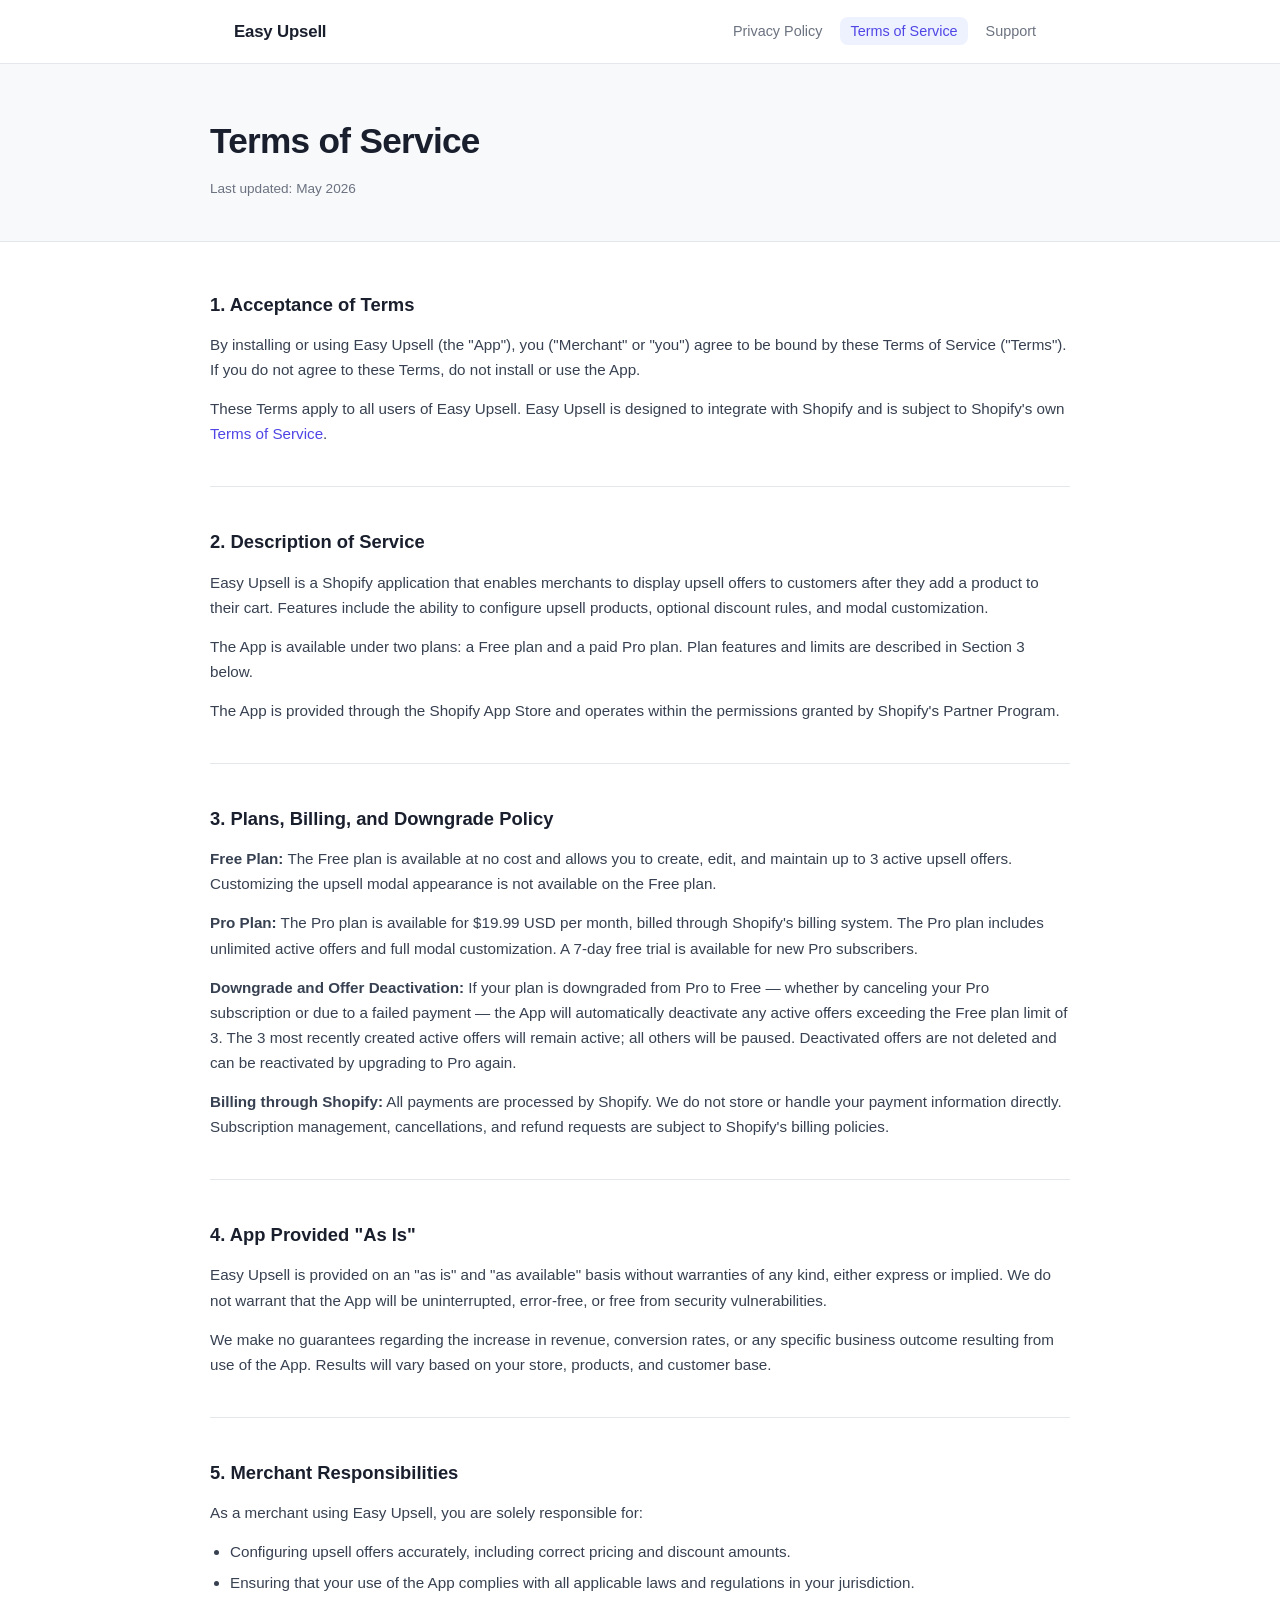
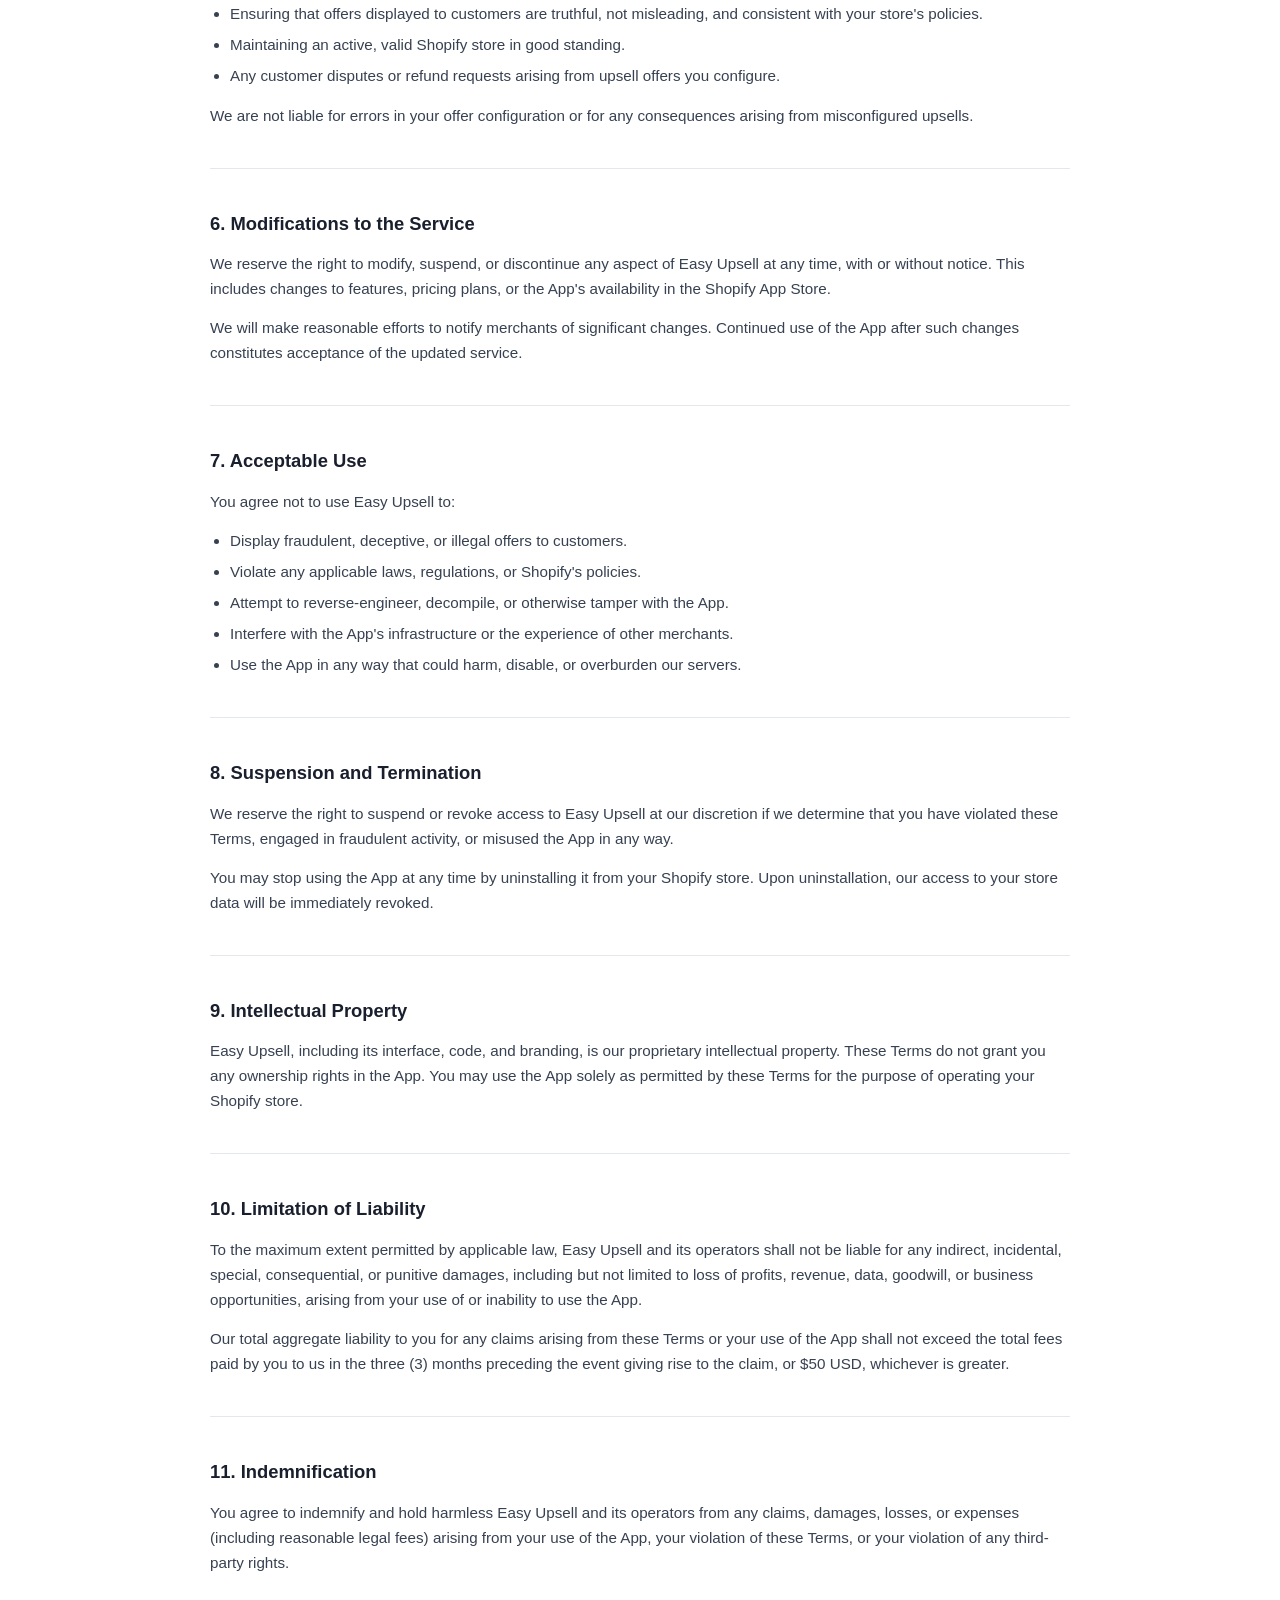
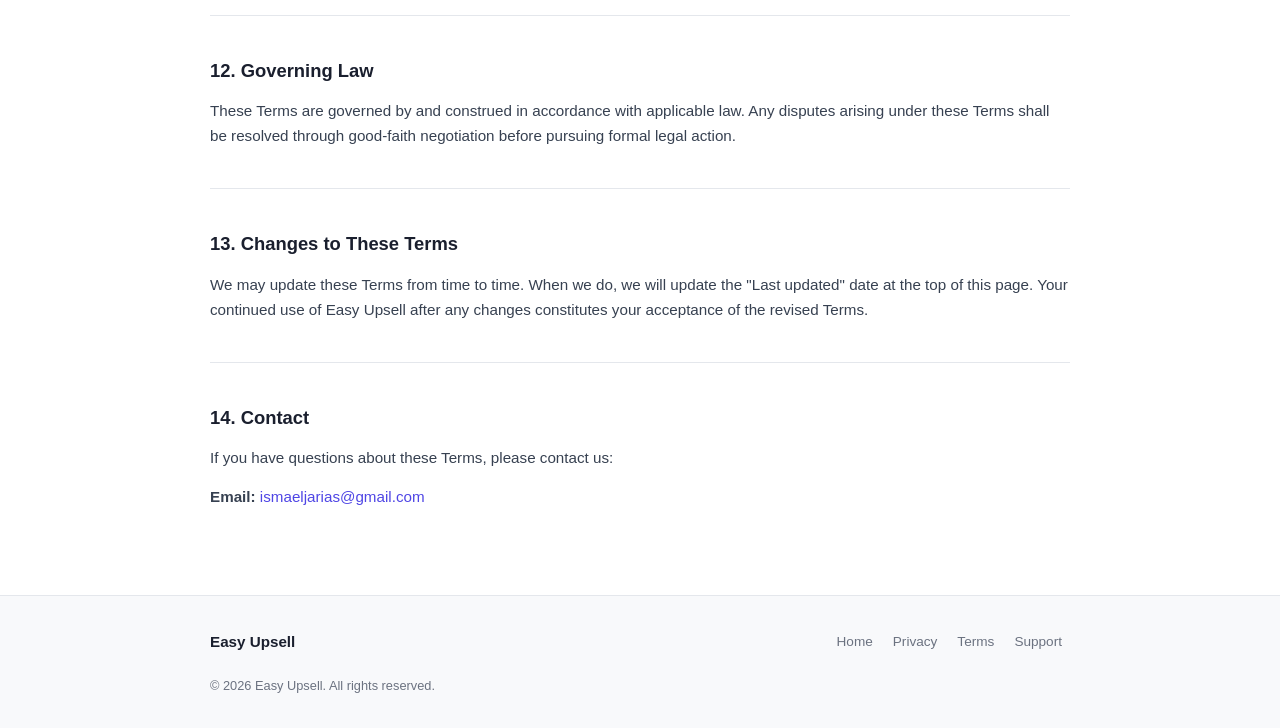
<file: terms.html>
<!DOCTYPE html>
<html lang="en">
<head>
  <meta charset="UTF-8" />
  <meta name="viewport" content="width=device-width, initial-scale=1.0" />
  <title>Terms of Service — Easy Upsell</title>
  <meta name="description" content="Easy Upsell Terms of Service — the rules and conditions for using the Easy Upsell Shopify app." />
  <link rel="stylesheet" href="styles.css" />
</head>
<body>

  <nav class="site-nav" aria-label="Main navigation">
    <div class="nav-inner">
      <a href="index.html" class="nav-brand">Easy Upsell</a>
      <ul class="nav-links">
        <li><a href="privacy.html">Privacy Policy</a></li>
        <li><a href="terms.html" class="active" aria-current="page">Terms of Service</a></li>
        <li><a href="support.html">Support</a></li>
      </ul>
    </div>
  </nav>

  <main>
    <header class="page-header">
      <div class="container">
        <h1>Terms of Service</h1>
        <p class="meta">Last updated: May 2026</p>
      </div>
    </header>

    <div class="legal-body">
      <div class="container">

        <h2>1. Acceptance of Terms</h2>
        <p>By installing or using Easy Upsell (the "App"), you ("Merchant" or "you") agree to be bound by these Terms of Service ("Terms"). If you do not agree to these Terms, do not install or use the App.</p>
        <p>These Terms apply to all users of Easy Upsell. Easy Upsell is designed to integrate with Shopify and is subject to Shopify's own <a href="https://www.shopify.com/legal/terms" target="_blank" rel="noopener noreferrer">Terms of Service</a>.</p>

        <hr class="divider" />

        <h2>2. Description of Service</h2>
        <p>Easy Upsell is a Shopify application that enables merchants to display upsell offers to customers after they add a product to their cart. Features include the ability to configure upsell products, optional discount rules, and modal customization.</p>
        <p>The App is available under two plans: a Free plan and a paid Pro plan. Plan features and limits are described in Section 3 below.</p>
        <p>The App is provided through the Shopify App Store and operates within the permissions granted by Shopify's Partner Program.</p>

        <hr class="divider" />

        <h2>3. Plans, Billing, and Downgrade Policy</h2>
        <p><strong>Free Plan:</strong> The Free plan is available at no cost and allows you to create, edit, and maintain up to 3 active upsell offers. Customizing the upsell modal appearance is not available on the Free plan.</p>
        <p><strong>Pro Plan:</strong> The Pro plan is available for $19.99 USD per month, billed through Shopify's billing system. The Pro plan includes unlimited active offers and full modal customization. A 7-day free trial is available for new Pro subscribers.</p>
        <p><strong>Downgrade and Offer Deactivation:</strong> If your plan is downgraded from Pro to Free — whether by canceling your Pro subscription or due to a failed payment — the App will automatically deactivate any active offers exceeding the Free plan limit of 3. The 3 most recently created active offers will remain active; all others will be paused. Deactivated offers are not deleted and can be reactivated by upgrading to Pro again.</p>
        <p><strong>Billing through Shopify:</strong> All payments are processed by Shopify. We do not store or handle your payment information directly. Subscription management, cancellations, and refund requests are subject to Shopify's billing policies.</p>

        <hr class="divider" />

        <h2>4. App Provided "As Is"</h2>
        <p>Easy Upsell is provided on an "as is" and "as available" basis without warranties of any kind, either express or implied. We do not warrant that the App will be uninterrupted, error-free, or free from security vulnerabilities.</p>
        <p>We make no guarantees regarding the increase in revenue, conversion rates, or any specific business outcome resulting from use of the App. Results will vary based on your store, products, and customer base.</p>

        <hr class="divider" />

        <h2>5. Merchant Responsibilities</h2>
        <p>As a merchant using Easy Upsell, you are solely responsible for:</p>
        <ul>
          <li>Configuring upsell offers accurately, including correct pricing and discount amounts.</li>
          <li>Ensuring that your use of the App complies with all applicable laws and regulations in your jurisdiction.</li>
          <li>Ensuring that offers displayed to customers are truthful, not misleading, and consistent with your store's policies.</li>
          <li>Maintaining an active, valid Shopify store in good standing.</li>
          <li>Any customer disputes or refund requests arising from upsell offers you configure.</li>
        </ul>
        <p>We are not liable for errors in your offer configuration or for any consequences arising from misconfigured upsells.</p>

        <hr class="divider" />

        <h2>6. Modifications to the Service</h2>
        <p>We reserve the right to modify, suspend, or discontinue any aspect of Easy Upsell at any time, with or without notice. This includes changes to features, pricing plans, or the App's availability in the Shopify App Store.</p>
        <p>We will make reasonable efforts to notify merchants of significant changes. Continued use of the App after such changes constitutes acceptance of the updated service.</p>

        <hr class="divider" />

        <h2>7. Acceptable Use</h2>
        <p>You agree not to use Easy Upsell to:</p>
        <ul>
          <li>Display fraudulent, deceptive, or illegal offers to customers.</li>
          <li>Violate any applicable laws, regulations, or Shopify's policies.</li>
          <li>Attempt to reverse-engineer, decompile, or otherwise tamper with the App.</li>
          <li>Interfere with the App's infrastructure or the experience of other merchants.</li>
          <li>Use the App in any way that could harm, disable, or overburden our servers.</li>
        </ul>

        <hr class="divider" />

        <h2>8. Suspension and Termination</h2>
        <p>We reserve the right to suspend or revoke access to Easy Upsell at our discretion if we determine that you have violated these Terms, engaged in fraudulent activity, or misused the App in any way.</p>
        <p>You may stop using the App at any time by uninstalling it from your Shopify store. Upon uninstallation, our access to your store data will be immediately revoked.</p>

        <hr class="divider" />

        <h2>9. Intellectual Property</h2>
        <p>Easy Upsell, including its interface, code, and branding, is our proprietary intellectual property. These Terms do not grant you any ownership rights in the App. You may use the App solely as permitted by these Terms for the purpose of operating your Shopify store.</p>

        <hr class="divider" />

        <h2>10. Limitation of Liability</h2>
        <p>To the maximum extent permitted by applicable law, Easy Upsell and its operators shall not be liable for any indirect, incidental, special, consequential, or punitive damages, including but not limited to loss of profits, revenue, data, goodwill, or business opportunities, arising from your use of or inability to use the App.</p>
        <p>Our total aggregate liability to you for any claims arising from these Terms or your use of the App shall not exceed the total fees paid by you to us in the three (3) months preceding the event giving rise to the claim, or $50 USD, whichever is greater.</p>

        <hr class="divider" />

        <h2>11. Indemnification</h2>
        <p>You agree to indemnify and hold harmless Easy Upsell and its operators from any claims, damages, losses, or expenses (including reasonable legal fees) arising from your use of the App, your violation of these Terms, or your violation of any third-party rights.</p>

        <hr class="divider" />

        <h2>12. Governing Law</h2>
        <p>These Terms are governed by and construed in accordance with applicable law. Any disputes arising under these Terms shall be resolved through good-faith negotiation before pursuing formal legal action.</p>

        <hr class="divider" />

        <h2>13. Changes to These Terms</h2>
        <p>We may update these Terms from time to time. When we do, we will update the "Last updated" date at the top of this page. Your continued use of Easy Upsell after any changes constitutes your acceptance of the revised Terms.</p>

        <hr class="divider" />

        <h2>14. Contact</h2>
        <p>If you have questions about these Terms, please contact us:</p>
        <p><strong>Email:</strong> <a href="mailto:ismaeljarias@gmail.com">ismaeljarias@gmail.com</a></p>

      </div>
    </div>
  </main>

  <footer>
    <div class="footer-inner">
      <span class="footer-brand">Easy Upsell</span>
      <ul class="footer-nav">
        <li><a href="index.html">Home</a></li>
        <li><a href="privacy.html">Privacy</a></li>
        <li><a href="terms.html">Terms</a></li>
        <li><a href="support.html">Support</a></li>
      </ul>
      <p class="footer-copy">&copy; 2026 Easy Upsell. All rights reserved.</p>
    </div>
  </footer>

</body>
</html>
</file>
<file: styles.css>
*, *::before, *::after {
  box-sizing: border-box;
  margin: 0;
  padding: 0;
}

:root {
  --color-bg: #ffffff;
  --color-surface: #f8f9fb;
  --color-border: #e4e7ec;
  --color-text: #1a1f2e;
  --color-muted: #6b7280;
  --color-accent: #4f46e5;
  --color-accent-hover: #4338ca;
  --color-accent-light: #eef2ff;
  --font-sans: -apple-system, BlinkMacSystemFont, "Segoe UI", Roboto, Helvetica, Arial, sans-serif;
  --radius: 8px;
  --max-width: 860px;
  --nav-height: 64px;
}

html {
  font-size: 16px;
  -webkit-text-size-adjust: 100%;
}

body {
  font-family: var(--font-sans);
  background: var(--color-bg);
  color: var(--color-text);
  line-height: 1.65;
  min-height: 100vh;
  display: flex;
  flex-direction: column;
}

a {
  color: var(--color-accent);
  text-decoration: none;
}

a:hover {
  color: var(--color-accent-hover);
  text-decoration: underline;
}

img { max-width: 100%; }

/* ── Nav ──────────────────────────────── */

.site-nav {
  height: var(--nav-height);
  border-bottom: 1px solid var(--color-border);
  background: var(--color-bg);
  position: sticky;
  top: 0;
  z-index: 100;
}

.nav-inner {
  max-width: var(--max-width);
  margin: 0 auto;
  padding: 0 24px;
  height: 100%;
  display: flex;
  align-items: center;
  justify-content: space-between;
  gap: 16px;
}

.nav-brand {
  font-weight: 700;
  font-size: 1.05rem;
  color: var(--color-text);
  letter-spacing: -0.01em;
  white-space: nowrap;
}

.nav-brand:hover {
  color: var(--color-accent);
  text-decoration: none;
}

.nav-links {
  display: flex;
  align-items: center;
  gap: 8px;
  list-style: none;
  flex-wrap: wrap;
}

.nav-links a {
  font-size: 0.9rem;
  font-weight: 500;
  color: var(--color-muted);
  padding: 6px 10px;
  border-radius: var(--radius);
  transition: background 0.15s, color 0.15s;
}

.nav-links a:hover {
  background: var(--color-accent-light);
  color: var(--color-accent);
  text-decoration: none;
}

.nav-links a.active {
  color: var(--color-accent);
  background: var(--color-accent-light);
}

/* ── Main content ─────────────────────── */

main {
  flex: 1;
}

.container {
  max-width: var(--max-width);
  margin: 0 auto;
  padding: 0 24px;
}

/* ── Hero (index only) ────────────────── */

.hero {
  padding: 80px 24px 72px;
  text-align: center;
  background: linear-gradient(160deg, #f0f1ff 0%, #ffffff 60%);
  border-bottom: 1px solid var(--color-border);
}

.hero-badge {
  display: inline-block;
  background: var(--color-accent-light);
  color: var(--color-accent);
  font-size: 0.78rem;
  font-weight: 600;
  letter-spacing: 0.06em;
  text-transform: uppercase;
  padding: 4px 12px;
  border-radius: 999px;
  margin-bottom: 20px;
}

.hero h1 {
  font-size: clamp(2rem, 5vw, 3rem);
  font-weight: 800;
  letter-spacing: -0.03em;
  line-height: 1.15;
  color: var(--color-text);
  max-width: 640px;
  margin: 0 auto 20px;
}

.hero p {
  font-size: 1.1rem;
  color: var(--color-muted);
  max-width: 520px;
  margin: 0 auto 36px;
}

.hero-links {
  display: flex;
  justify-content: center;
  flex-wrap: wrap;
  gap: 12px;
}

.btn {
  display: inline-flex;
  align-items: center;
  gap: 6px;
  padding: 11px 22px;
  border-radius: var(--radius);
  font-size: 0.9rem;
  font-weight: 600;
  transition: background 0.15s, box-shadow 0.15s;
  cursor: pointer;
  border: none;
}

.btn-primary {
  background: var(--color-accent);
  color: #fff;
}

.btn-primary:hover {
  background: var(--color-accent-hover);
  color: #fff;
  text-decoration: none;
  box-shadow: 0 4px 12px rgba(79,70,229,0.25);
}

.btn-outline {
  background: transparent;
  color: var(--color-accent);
  border: 1.5px solid var(--color-accent);
}

.btn-outline:hover {
  background: var(--color-accent-light);
  text-decoration: none;
  color: var(--color-accent);
}

/* ── Feature cards ────────────────────── */

.features {
  padding: 64px 24px;
}

.features-grid {
  max-width: var(--max-width);
  margin: 0 auto;
  display: grid;
  grid-template-columns: repeat(auto-fit, minmax(240px, 1fr));
  gap: 20px;
}

.card {
  background: var(--color-surface);
  border: 1px solid var(--color-border);
  border-radius: calc(var(--radius) * 1.5);
  padding: 28px 24px;
}

.card-icon {
  font-size: 1.5rem;
  margin-bottom: 12px;
  display: block;
}

.card h3 {
  font-size: 1rem;
  font-weight: 700;
  margin-bottom: 8px;
}

.card p {
  font-size: 0.9rem;
  color: var(--color-muted);
}

/* ── Quick links section (index) ──────── */

.quick-links {
  background: var(--color-surface);
  border-top: 1px solid var(--color-border);
  padding: 48px 24px;
}

.quick-links-inner {
  max-width: var(--max-width);
  margin: 0 auto;
  text-align: center;
}

.quick-links h2 {
  font-size: 1.2rem;
  font-weight: 700;
  margin-bottom: 20px;
}

.quick-links ul {
  list-style: none;
  display: flex;
  justify-content: center;
  flex-wrap: wrap;
  gap: 12px;
}

.quick-links li a {
  font-size: 0.9rem;
  font-weight: 500;
  padding: 8px 18px;
  border: 1.5px solid var(--color-border);
  border-radius: 999px;
  color: var(--color-text);
  transition: border-color 0.15s, color 0.15s;
}

.quick-links li a:hover {
  border-color: var(--color-accent);
  color: var(--color-accent);
  text-decoration: none;
}

/* ── Legal page layout ────────────────── */

.page-header {
  background: var(--color-surface);
  border-bottom: 1px solid var(--color-border);
  padding: 48px 24px 40px;
}

.page-header .container {
  padding: 0;
}

.page-header h1 {
  font-size: clamp(1.6rem, 4vw, 2.2rem);
  font-weight: 800;
  letter-spacing: -0.02em;
  margin-bottom: 8px;
}

.page-header .meta {
  font-size: 0.85rem;
  color: var(--color-muted);
}

.legal-body {
  padding: 48px 24px 72px;
}

.legal-body .container {
  padding: 0;
}

.legal-body h2 {
  font-size: 1.15rem;
  font-weight: 700;
  margin: 40px 0 12px;
  color: var(--color-text);
}

.legal-body h2:first-child {
  margin-top: 0;
}

.legal-body p {
  font-size: 0.95rem;
  color: #374151;
  margin-bottom: 14px;
}

.legal-body ul {
  margin: 0 0 14px 20px;
}

.legal-body ul li {
  font-size: 0.95rem;
  color: #374151;
  margin-bottom: 6px;
}

.legal-body a {
  color: var(--color-accent);
}

.divider {
  border: none;
  border-top: 1px solid var(--color-border);
  margin: 40px 0;
}

/* ── Support page ─────────────────────── */

.support-grid {
  display: grid;
  grid-template-columns: repeat(auto-fit, minmax(220px, 1fr));
  gap: 16px;
  margin: 24px 0;
}

.support-card {
  background: var(--color-surface);
  border: 1px solid var(--color-border);
  border-radius: var(--radius);
  padding: 24px 20px;
}

.support-card .icon {
  font-size: 1.4rem;
  margin-bottom: 10px;
  display: block;
}

.support-card h3 {
  font-size: 0.95rem;
  font-weight: 700;
  margin-bottom: 6px;
}

.support-card p {
  font-size: 0.875rem;
  color: var(--color-muted);
  margin: 0;
}

.contact-box {
  background: var(--color-accent-light);
  border: 1.5px solid #c7d2fe;
  border-radius: calc(var(--radius) * 1.5);
  padding: 32px 28px;
  margin-top: 32px;
}

.contact-box h2 {
  margin-top: 0 !important;
}

.contact-box a {
  font-weight: 600;
}

/* ── Footer ───────────────────────────── */

footer {
  background: var(--color-surface);
  border-top: 1px solid var(--color-border);
  padding: 32px 24px;
}

.footer-inner {
  max-width: var(--max-width);
  margin: 0 auto;
  display: flex;
  flex-wrap: wrap;
  align-items: center;
  justify-content: space-between;
  gap: 12px;
}

.footer-brand {
  font-weight: 700;
  font-size: 0.95rem;
  color: var(--color-text);
}

.footer-nav {
  display: flex;
  flex-wrap: wrap;
  gap: 4px;
  list-style: none;
}

.footer-nav a {
  font-size: 0.85rem;
  color: var(--color-muted);
  padding: 4px 8px;
  border-radius: 4px;
}

.footer-nav a:hover {
  color: var(--color-accent);
  text-decoration: none;
}

.footer-copy {
  font-size: 0.8rem;
  color: var(--color-muted);
  width: 100%;
  margin-top: 8px;
}

/* ── Pricing ──────────────────────────── */

.pricing {
  max-width: 860px;
  margin: 0 auto;
  padding: 64px 24px;
  text-align: center;
}

.pricing h2 {
  font-size: 1.75rem;
  font-weight: 700;
  margin-bottom: 8px;
}

.pricing-subtitle {
  color: var(--color-muted);
  margin-bottom: 40px;
}

.pricing-grid {
  display: grid;
  grid-template-columns: 1fr 1fr;
  gap: 24px;
  max-width: 680px;
  margin: 0 auto;
}

.pricing-card {
  background: #fff;
  border: 1px solid var(--color-border);
  border-radius: 14px;
  padding: 32px 28px;
  text-align: left;
  position: relative;
}

.pricing-card--pro {
  border-color: var(--color-primary);
  box-shadow: 0 0 0 2px var(--color-primary);
}

.plan-badge {
  position: absolute;
  top: -14px;
  left: 50%;
  transform: translateX(-50%);
  background: var(--color-primary);
  color: #fff;
  font-size: 0.72rem;
  font-weight: 700;
  letter-spacing: 0.05em;
  text-transform: uppercase;
  padding: 4px 14px;
  border-radius: 99px;
}

.plan-name {
  font-size: 1rem;
  font-weight: 700;
  color: var(--color-muted);
  text-transform: uppercase;
  letter-spacing: 0.08em;
  margin-bottom: 8px;
}

.plan-price {
  font-size: 2.25rem;
  font-weight: 800;
  margin-bottom: 4px;
}

.plan-price span {
  font-size: 1rem;
  font-weight: 400;
  color: var(--color-muted);
}

.plan-trial {
  font-size: 0.82rem;
  color: var(--color-primary);
  font-weight: 600;
  margin-bottom: 20px;
}

.plan-features {
  list-style: none;
  padding: 0;
  margin: 16px 0 0;
  display: flex;
  flex-direction: column;
  gap: 10px;
}

.plan-features li {
  font-size: 0.92rem;
  padding-left: 20px;
  position: relative;
  color: var(--color-text);
}

.plan-features li::before {
  content: "✓";
  position: absolute;
  left: 0;
  color: var(--color-primary);
  font-weight: 700;
}

@media (max-width: 600px) {
  .pricing-grid {
    grid-template-columns: 1fr;
  }
}

/* ── Responsive ───────────────────────── */

@media (max-width: 600px) {
  .nav-links a {
    font-size: 0.82rem;
    padding: 5px 8px;
  }

  .hero {
    padding: 56px 20px 52px;
  }

  .features, .quick-links, .legal-body {
    padding-left: 16px;
    padding-right: 16px;
  }

  .page-header {
    padding: 36px 16px 28px;
  }

  .contact-box {
    padding: 24px 20px;
  }
}
</file>
